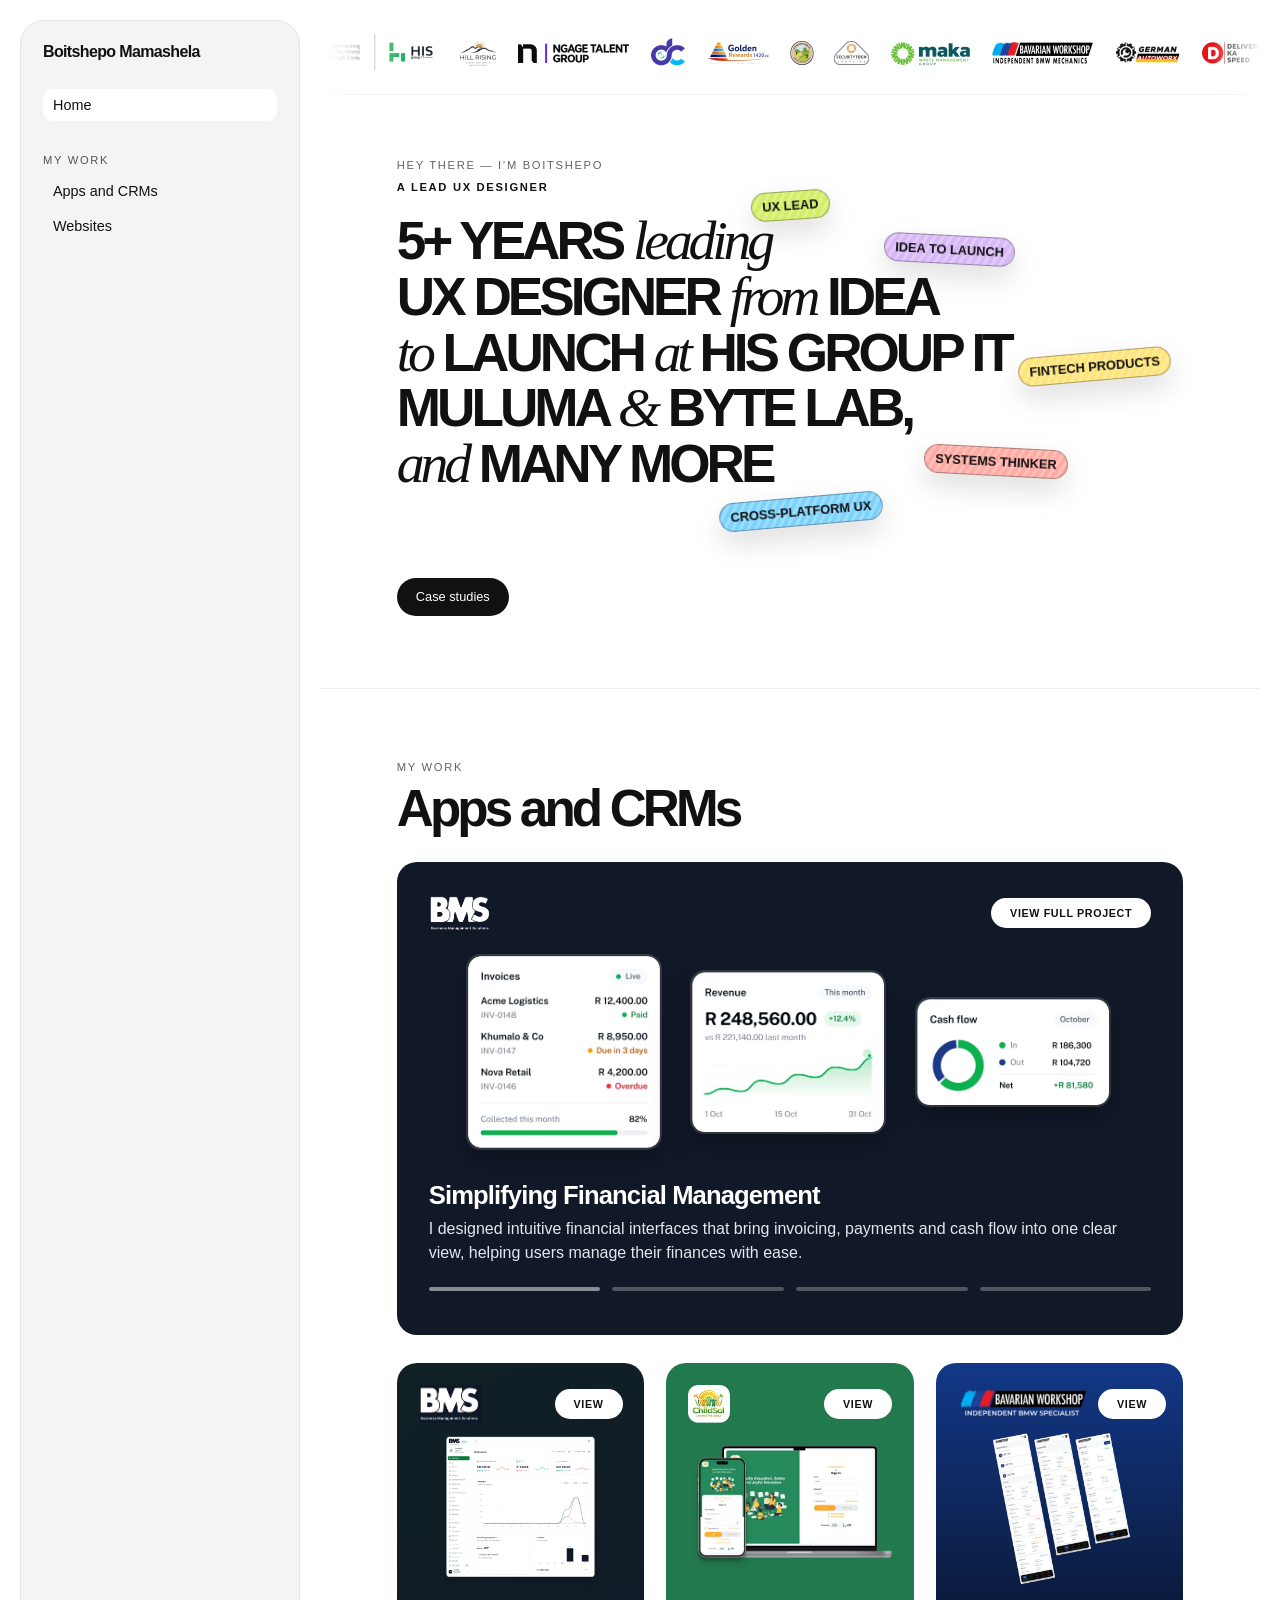
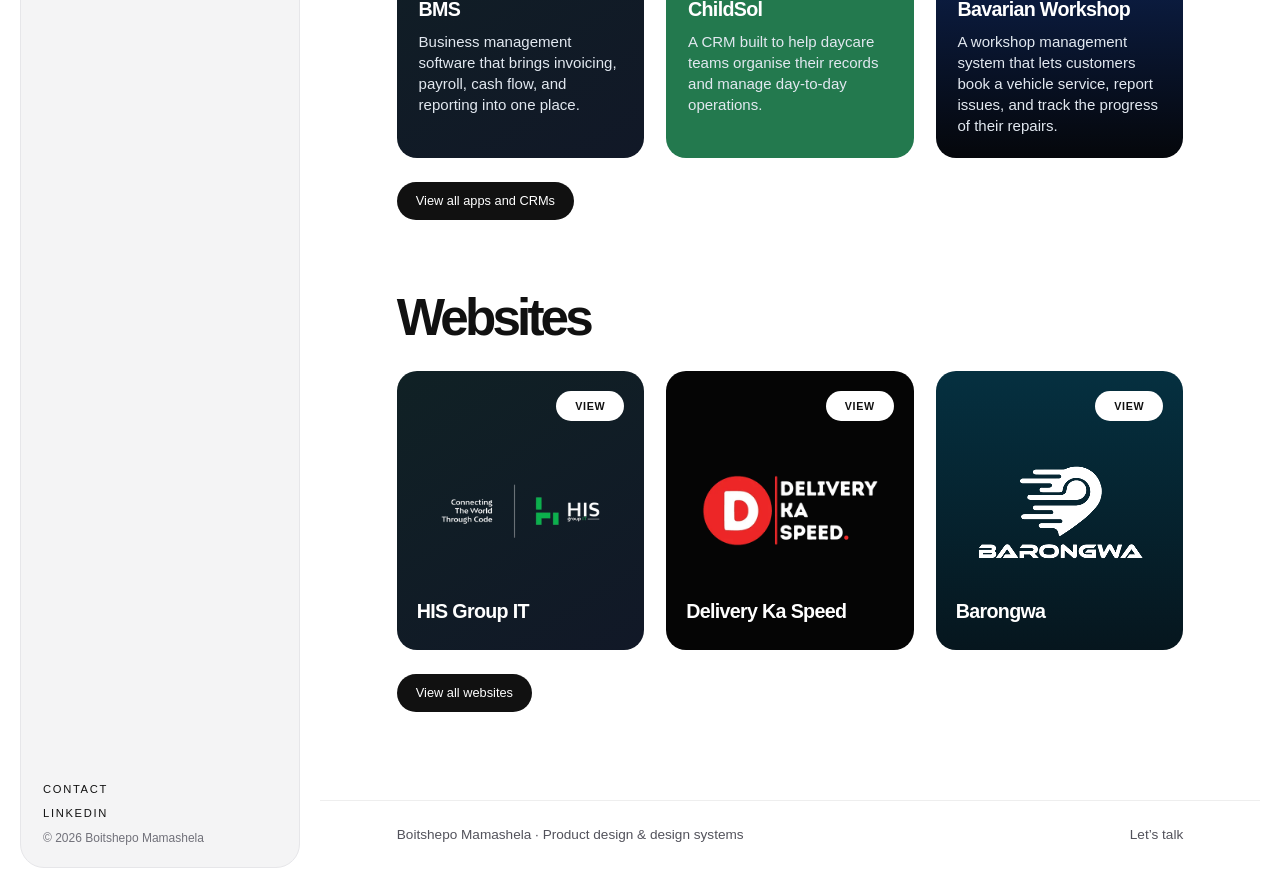
<file: index.html>
<!doctype html>
<html lang="en"><head><meta charset="utf-8"><meta name="viewport" content="width=device-width, initial-scale=1"><title>Boitshepo Mamashela — Lead UX Designer</title><meta name="description" content="Selected product design and design systems work by Boitshepo Mamashela."><link rel="stylesheet" href="style.css"><script src="site.js" defer></script></head>
<body id="top"><aside class="sidebar"><a class="name" href="./">Boitshepo Mamashela</a><nav aria-label="Portfolio"><a class="current" aria-current="page" href="./">Home</a><small>My work</small><a href="apps-and-crms.html">Apps and CRMs</a><a href="websites.html">Websites</a></nav><div class="side-footer"><a href="mailto:boitshepomamashela@gmail.com">Contact</a><a href="https://www.linkedin.com/in/boitshepo-mamashela-0b696b211/">LinkedIn</a><span>© 2026 Boitshepo Mamashela</span></div></aside>
<main><div class="brands" aria-label="Selected brands"><div class="brand-track"><img src="assets/brand-strip.webp" alt="Client and partner logos"><img src="assets/brand-strip.webp" alt=""></div></div>
<section class="hero inner"><p class="eyebrow">Hey there — I’m Boitshepo</p><p class="eyebrow role">A lead UX designer</p>
<div class="hero-art"><h1>5+ years <em>leading</em><br> UX designer <em>from</em> idea<br> <em>to</em> launch <em>at</em> HIS Group IT<br> Muluma <em>&amp;</em> Byte Lab,<br> <em>and</em> many more</h1><ul class="stickers" aria-label="Areas of expertise"><li>UX lead</li><li>Idea to launch</li><li>Fintech products</li><li>Systems thinker</li><li>Cross-platform UX</li></ul></div><a class="pill" href="#apps">Case studies</a></section>
<div class="work inner"><section id="apps"><p class="eyebrow">My work</p><h2>Apps and CRMs</h2>
<div class="feature" aria-label="Featured BMS work"><header><img src="assets/bms-logo.webp" alt="BMS"><a class="pill light" href="bms.html">View full project</a></header><div class="slide"><div class="feature-art" data-slide="1" role="img" aria-label="Invoicing, revenue and cash flow panels"><span></span><span></span><span></span></div><div aria-live="polite"><h3 id="feature-title">Simplifying Financial Management</h3><p id="feature-description">I designed intuitive financial interfaces that bring invoicing, payments and cash flow into one clear view, helping users manage their finances with ease.</p></div></div>
<div class="slide-navigation"><div class="slide-controls" aria-label="Featured project slides"><button type="button" aria-label="Financial management" aria-pressed="true"></button><button type="button" aria-label="Payroll and SARS" aria-pressed="false"></button><button type="button" aria-label="Reports and analytics" aria-pressed="false"></button><button type="button" aria-label="AI bill capture" aria-pressed="false"></button></div></div></div>
<div class="grid project-grid"><article class="card navy"><header><img src="assets/bms-logo.webp" alt="BMS"><a class="pill light" href="bms.html" aria-label="View BMS case study">View</a></header><img class="card-art" src="assets/dashboard-light.webp" alt="BMS business dashboard" loading="lazy"><h3>BMS</h3><p>Business management software that brings invoicing, payroll, cash flow, and reporting into one place.</p></article>
<article class="card green"><header><img src="assets/childsol-logo.webp" alt="ChildSol"><a class="pill light" href="childsol.html" aria-label="View ChildSol case study">View</a></header><img class="card-art" src="assets/childsol.webp" alt="ChildSol desktop and mobile mockups" loading="lazy"><h3>ChildSol</h3><p>A CRM built to help daycare teams organise their records and manage day-to-day operations.</p></article>
<article class="card blue"><header><img src="assets/bavarian-logo.webp" alt="Bavarian Workshop"><a class="pill light" href="bavarian-workshop.html" aria-label="View Bavarian Workshop case study">View</a></header><img class="card-art" src="assets/bavarian.webp" alt="Bavarian Workshop mobile screens" loading="lazy"><h3>Bavarian Workshop</h3><p>A workshop management system that lets customers book a vehicle service, report issues, and track the progress of their repairs.</p></article></div><a class="pill browse-websites" href="apps-and-crms.html">View all apps and CRMs</a></section>
<section id="websites"><h2>Websites</h2><div class="grid websites">
<article class="card navy"><header><a class="pill light" href="https://www.hisgroup-it.co.za/" aria-label="View HIS Group IT">View</a></header><img class="card-art" src="assets/his.webp" alt="HIS Group IT" loading="lazy"><h3>HIS Group IT</h3></article>
<article class="card black"><header><a class="pill light" href="https://www.deliverykaspeed.com/" aria-label="View Delivery Ka Speed">View</a></header><img class="card-art" src="assets/dks.webp" alt="Delivery Ka Speed" loading="lazy"><h3>Delivery Ka Speed</h3></article>
<article class="card teal"><header><a class="pill light" href="https://www.barongwa.co.za/" aria-label="View Barongwa">View</a></header><img class="card-art logo-cutout" src="assets/barongwa.webp" alt="Barongwa" loading="lazy"><h3>Barongwa</h3></article>
</div><a class="pill browse-websites" href="websites.html">View all websites</a></section></div>
<footer class="footer inner"><span>Boitshepo Mamashela · Product design &amp; design systems</span><a href="mailto:boitshepomamashela@gmail.com">Let’s talk</a></footer></main>

</body></html>
</file>
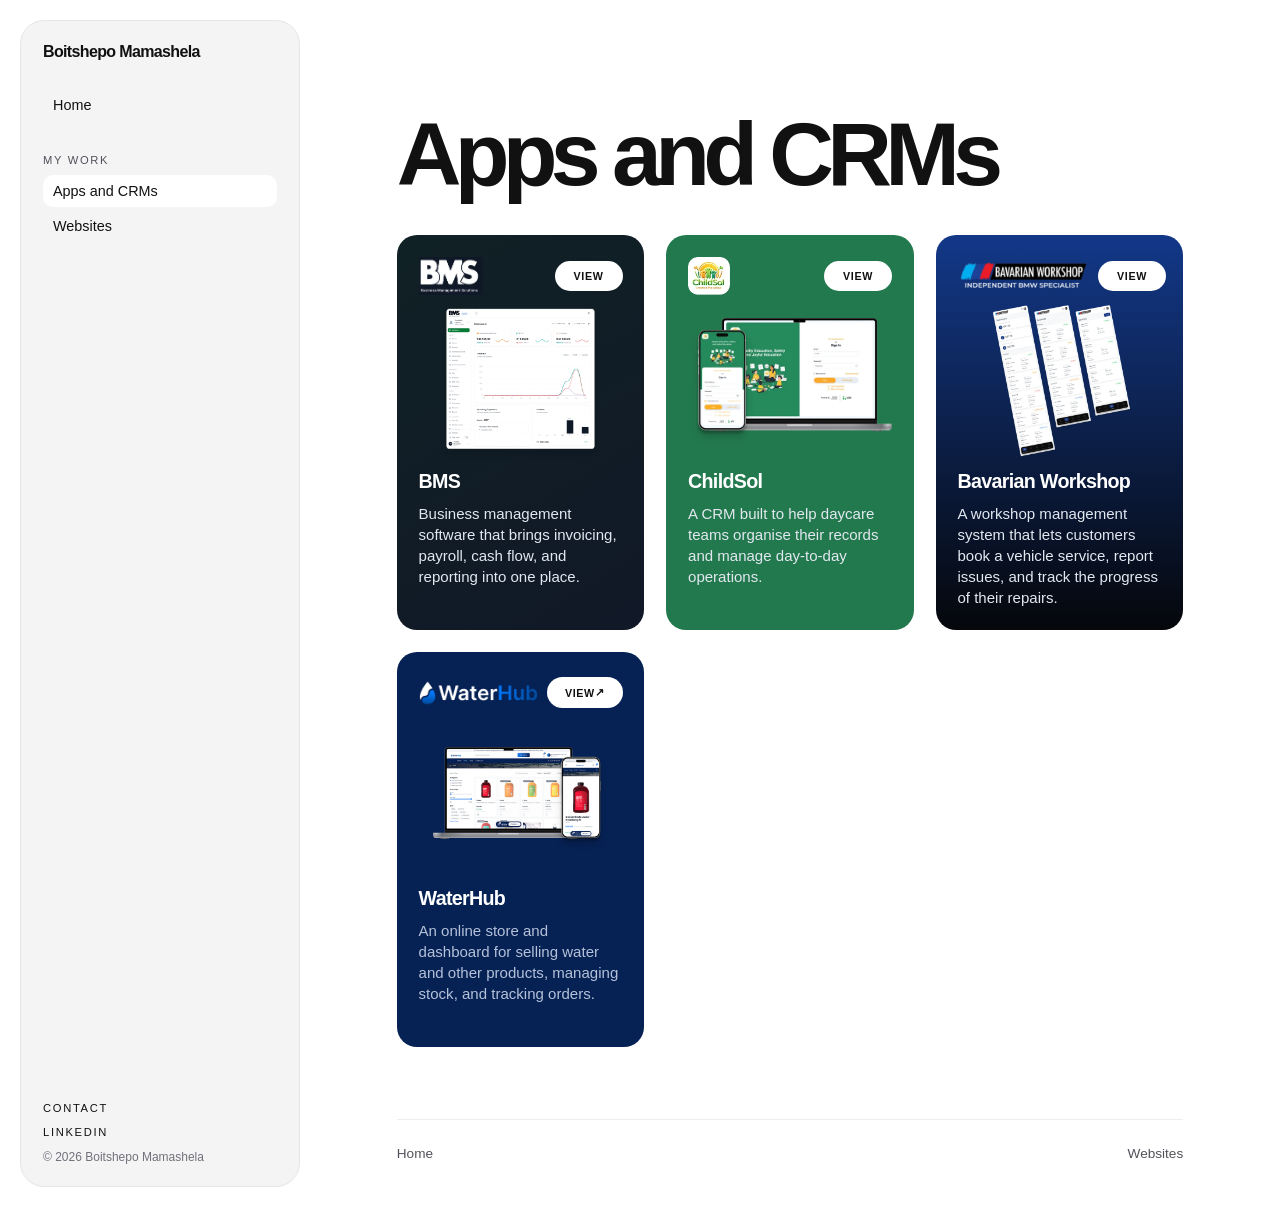
<file: apps-and-crms.html>
<!doctype html>
<html lang="en">
<head>
  <meta charset="utf-8">
  <meta name="viewport" content="width=device-width, initial-scale=1">
  <title>Apps and CRMs — Boitshepo Mamashela</title>
  <meta name="description" content="Explore app and CRM projects by Boitshepo Mamashela.">
  <link rel="stylesheet" href="style.css">
</head>
<body id="top">
<aside class="sidebar"><a class="name" href="./">Boitshepo Mamashela</a><nav aria-label="Portfolio"><a href="./">Home</a><small>My work</small><a href="apps-and-crms.html" class="current" aria-current="page">Apps and CRMs</a><a href="websites.html">Websites</a></nav><div class="side-footer"><a href="mailto:boitshepomamashela@gmail.com">Contact</a><a href="https://www.linkedin.com/in/boitshepo-mamashela-0b696b211/">LinkedIn</a><span>© 2026 Boitshepo Mamashela</span></div></aside>
<main class="websites-page inner">
  <header class="websites-heading"><h1>Apps and CRMs</h1></header>
  <div class="grid project-grid"><article class="card navy"><header><img src="assets/bms-logo.webp" alt="BMS"><a class="pill light" href="bms.html" aria-label="View BMS case study">View</a></header><img class="card-art" src="assets/dashboard-light.webp" alt="BMS business dashboard" loading="lazy"><h3>BMS</h3><p>Business management software that brings invoicing, payroll, cash flow, and reporting into one place.</p></article>
<article class="card green"><header><img src="assets/childsol-logo.webp" alt="ChildSol"><a class="pill light" href="childsol.html" aria-label="View ChildSol case study">View</a></header><img class="card-art" src="assets/childsol.webp" alt="ChildSol desktop and mobile mockups" loading="lazy"><h3>ChildSol</h3><p>A CRM built to help daycare teams organise their records and manage day-to-day operations.</p></article>
<article class="card blue"><header><img src="assets/bavarian-logo.webp" alt="Bavarian Workshop"><a class="pill light" href="bavarian-workshop.html" aria-label="View Bavarian Workshop case study">View</a></header><img class="card-art" src="assets/bavarian.webp" alt="Bavarian Workshop mobile screens" loading="lazy"><h3>Bavarian Workshop</h3><p>A workshop management system that lets customers book a vehicle service, report issues, and track the progress of their repairs.</p></article><article class="card waterhub-card">
  <header>
    <span class="waterhub-wordmark" aria-hidden="true"></span>
    <a class="pill light" href="waterhub.html" aria-label="View WaterHub case study">View<span aria-hidden="true">↗</span></a>
  </header>
  <img class="waterhub-card-art" src="assets/waterhub/card-mockup.png" width="554" height="332" alt="WaterHub storefront on a laptop and phone" loading="lazy">
  <h3>WaterHub</h3>
  <p>An online store and dashboard for selling water and other products, managing stock, and tracking orders.</p>
</article></div>
  <footer class="footer"><a href="./">Home</a><a href="websites.html">Websites</a></footer>
</main>
</body>
</html>
</file>
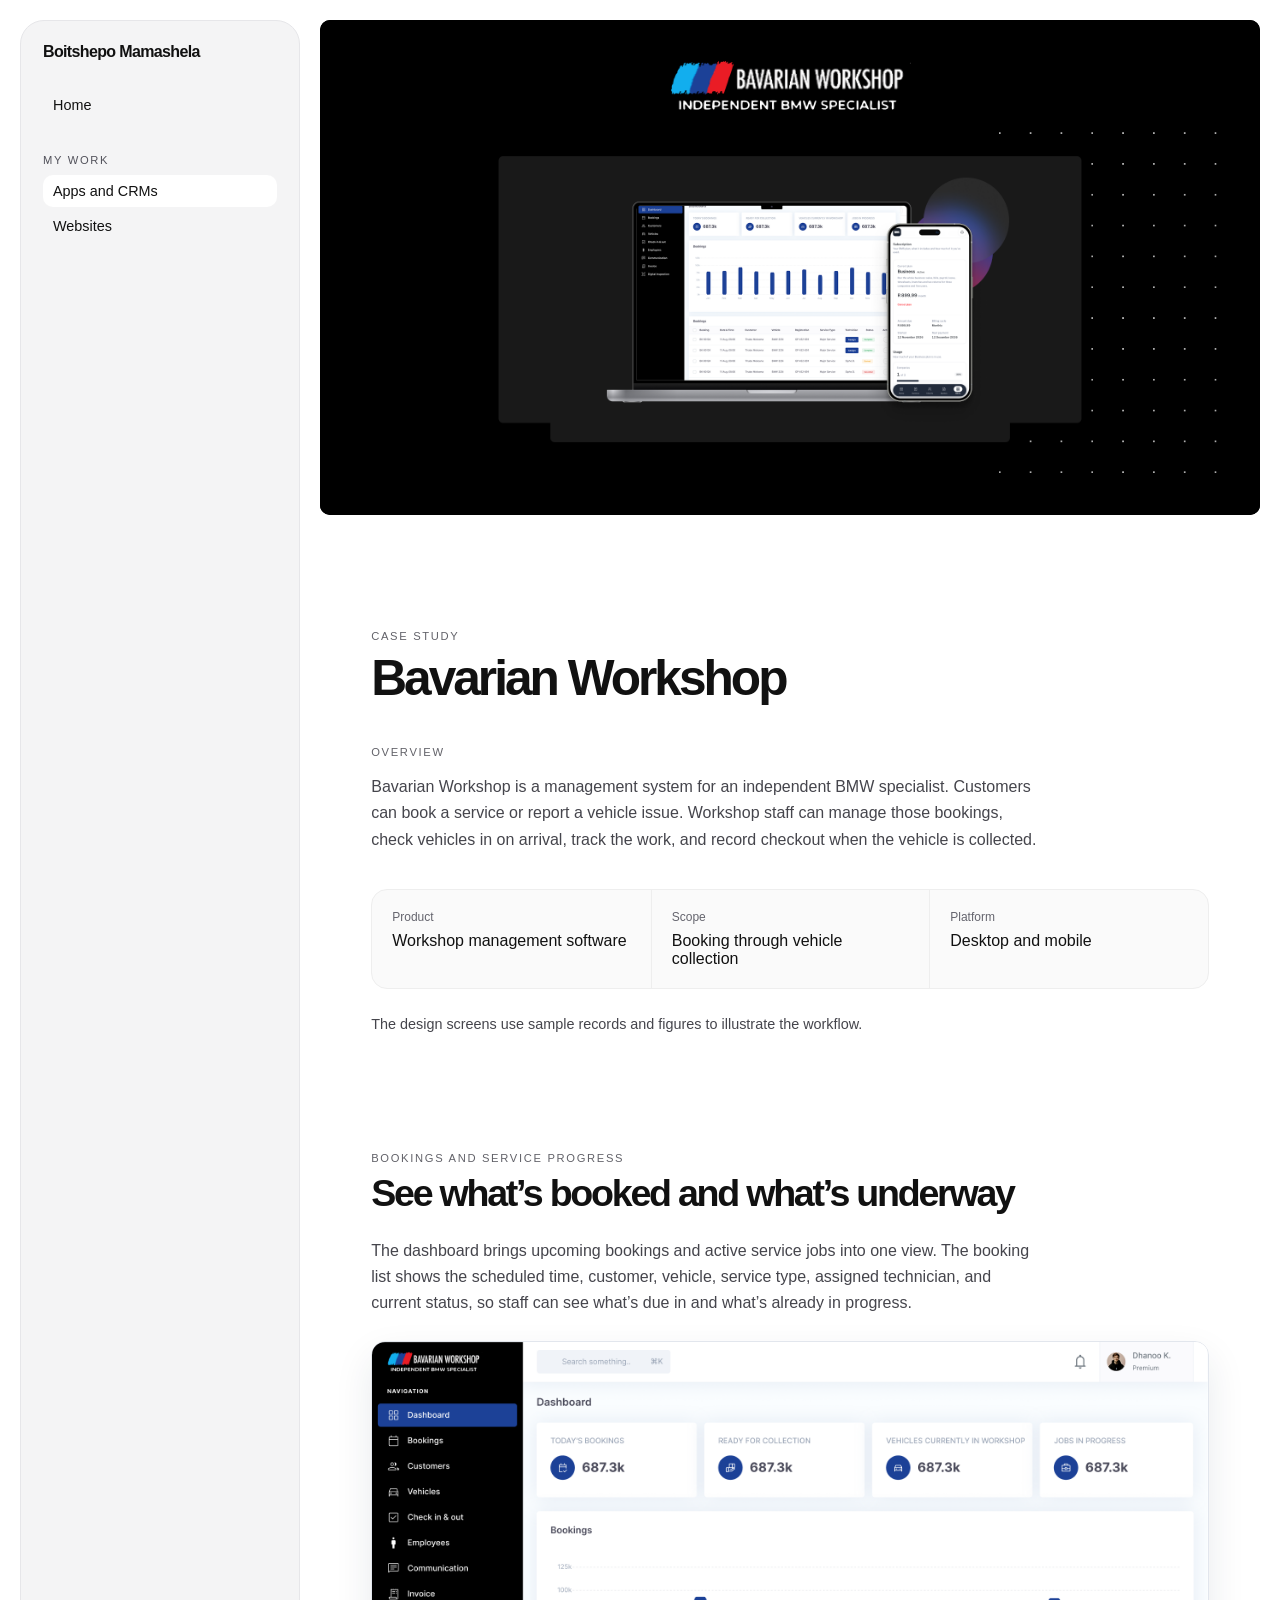
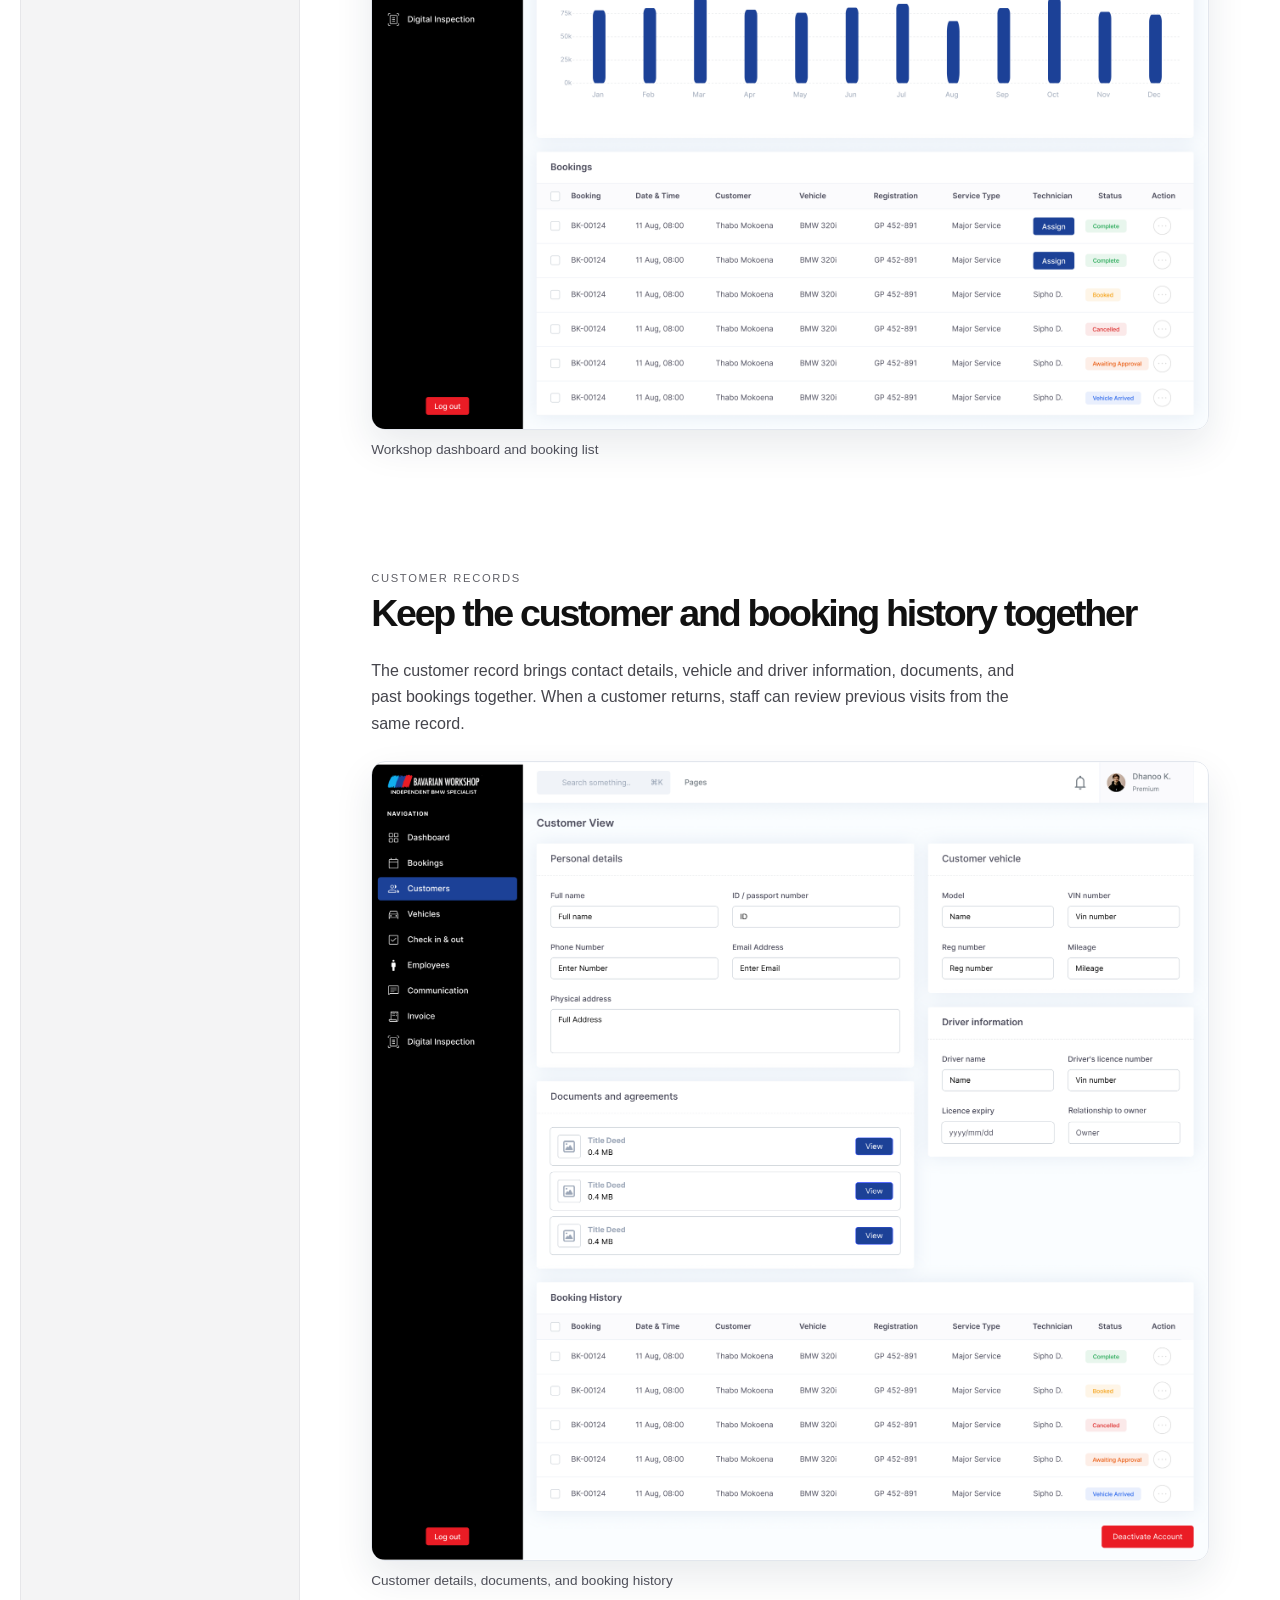
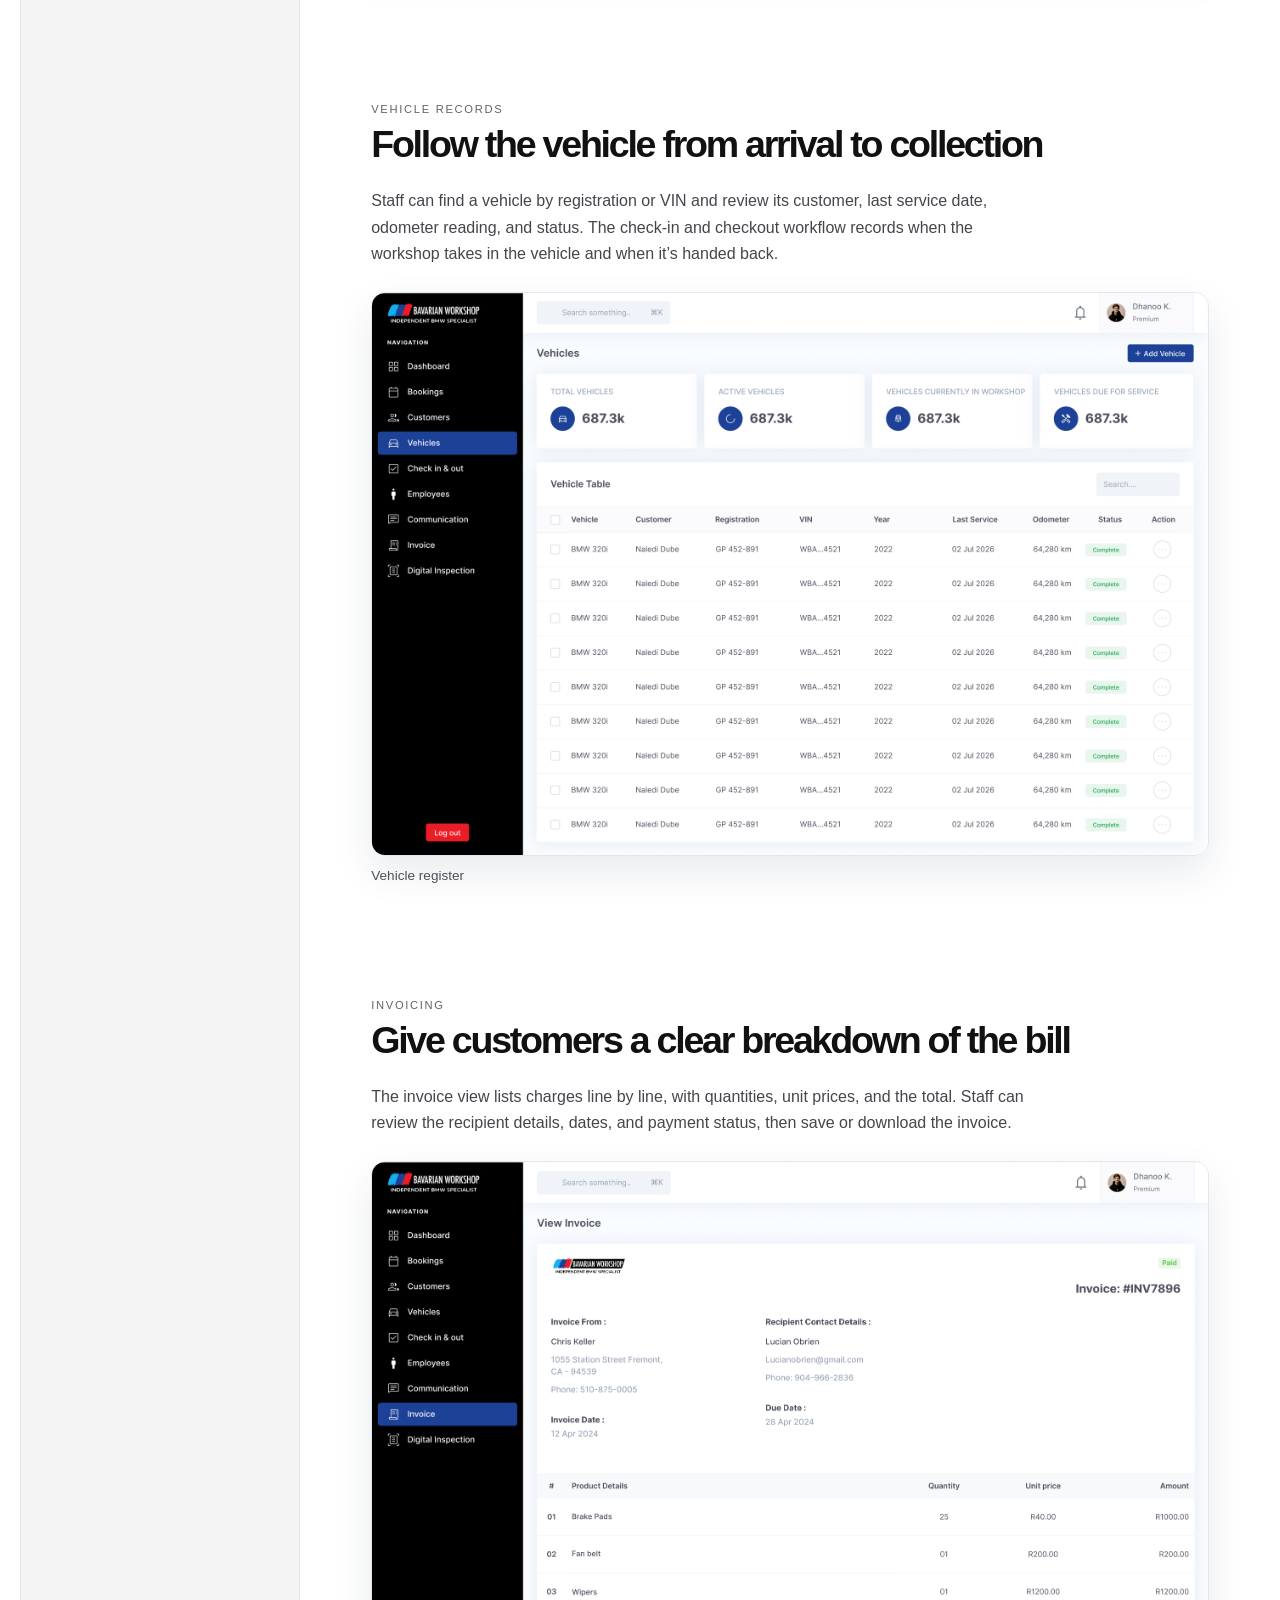
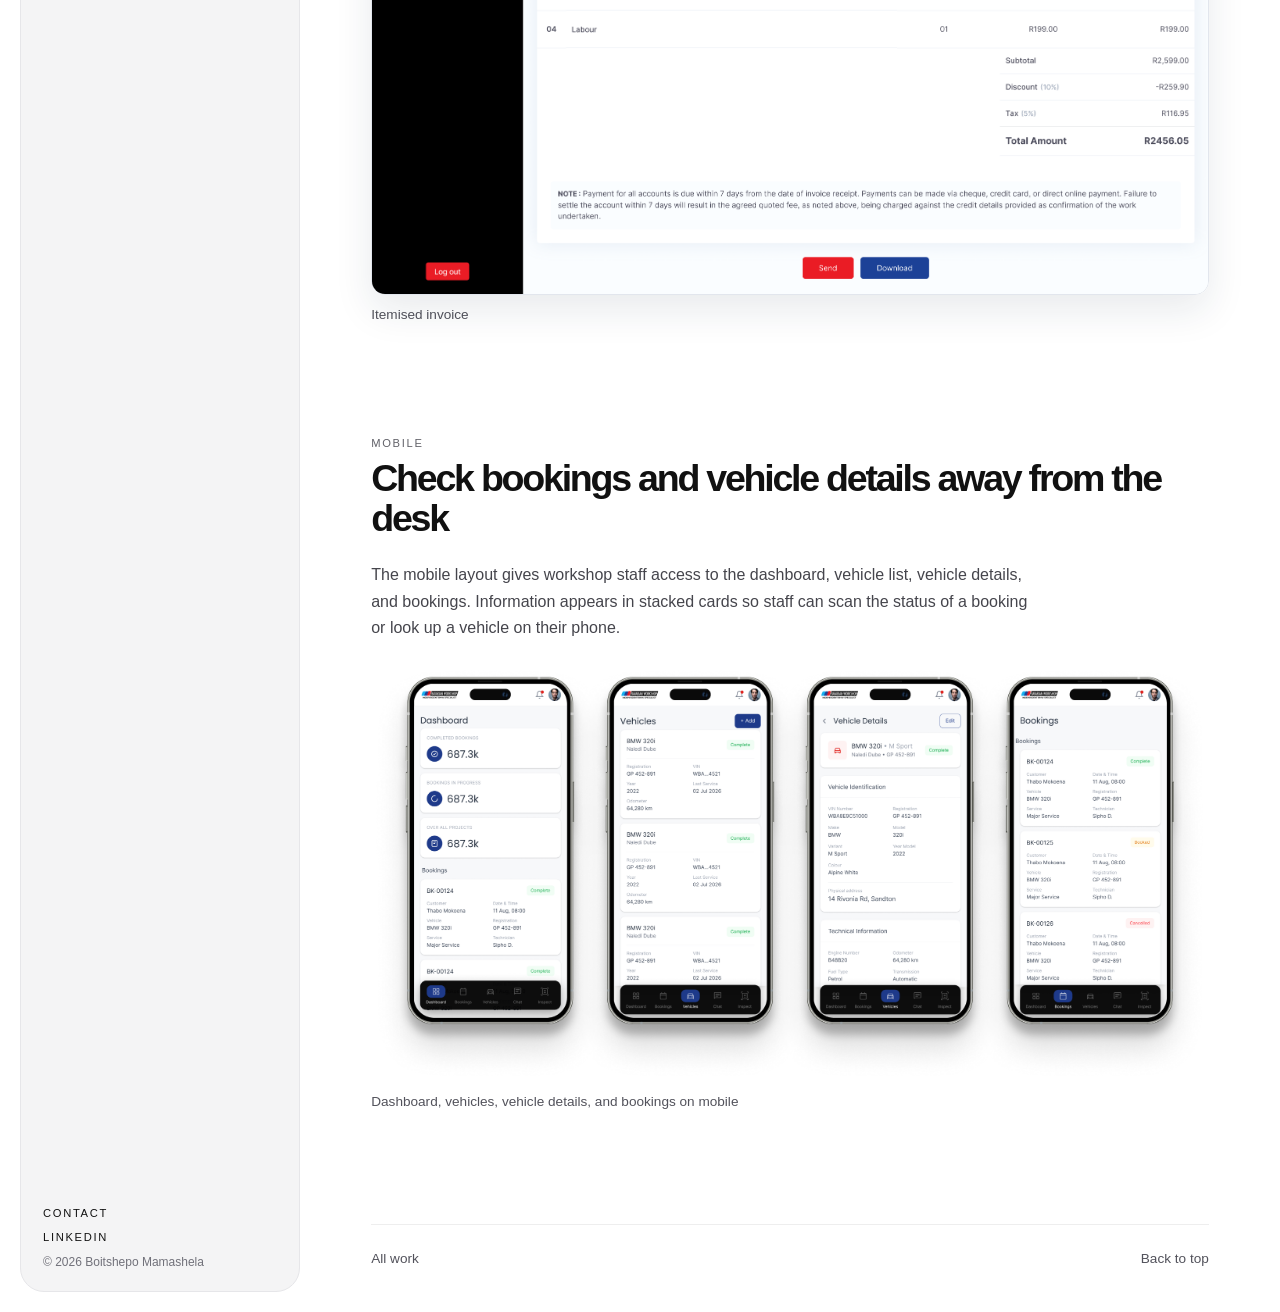
<file: bavarian-workshop.html>
<!doctype html>
<html lang="en">
<head>
  <meta charset="utf-8">
  <meta name="viewport" content="width=device-width, initial-scale=1">
  <title>Bavarian Workshop case study — Boitshepo Mamashela</title>
  <meta name="description" content="A workshop management system for service bookings, vehicle records, check-in and checkout, and invoicing.">
  <link rel="stylesheet" href="style.css">
</head>
<body id="top">
  <aside class="sidebar">
    <a class="name" href="./">Boitshepo Mamashela</a>
    <nav aria-label="Portfolio">
      <a href="./">Home</a>
      <small>My work</small>
      <a class="current" href="apps-and-crms.html">Apps and CRMs</a>
      <a href="websites.html">Websites</a>
    </nav>
    <div class="side-footer"><a href="mailto:boitshepomamashela@gmail.com">Contact</a><a href="https://www.linkedin.com/in/boitshepo-mamashela-0b696b211/">LinkedIn</a><span>© 2026 Boitshepo Mamashela</span></div>
  </aside>
  <main class="case">
    <div class="workshop-banner"><img src="assets/bavarian-workshop/thumbnail.png" width="2196" height="1156" alt="Bavarian Workshop branding above a laptop and phone mockup"></div>
    <div class="case-inner">
      <header class="case-intro">
        <p class="eyebrow">Case study</p>
        <h1>Bavarian Workshop</h1>
        <p class="eyebrow">Overview</p>
        <p>Bavarian Workshop is a management system for an independent BMW specialist. Customers can book a service or report a vehicle issue. Workshop staff can manage those bookings, check vehicles in on arrival, track the work, and record checkout when the vehicle is collected.</p>
        <dl class="stats">
          <div><dt>Product</dt><dd>Workshop management software</dd></div>
          <div><dt>Scope</dt><dd>Booking through vehicle collection</dd></div>
          <div><dt>Platform</dt><dd>Desktop and mobile</dd></div>
        </dl>
        <p class="prototype-note">The design screens use sample records and figures to illustrate the workflow.</p>
      </header>

      <section class="case-section">
        <p class="eyebrow">Bookings and service progress</p>
        <h2>See what’s booked and what’s underway</h2>
        <p>The dashboard brings upcoming bookings and active service jobs into one view. The booking list shows the scheduled time, customer, vehicle, service type, assigned technician, and current status, so staff can see what’s due in and what’s already in progress.</p>
        <figure class="case-figure">
          <a class="workshop-screen" style="--frame-ratio:1968/1620;--image-width:102.4390%;--image-top:-2.9630%" href="assets/bavarian-workshop/dashboard.png" aria-label="Open the full-size workshop dashboard"><img src="assets/bavarian-workshop/dashboard.png" width="2016" height="1684" loading="lazy" alt="Dashboard with booking totals, a booking activity chart, and a table of service jobs and their statuses"></a>
          <figcaption>Workshop dashboard and booking list</figcaption>
        </figure>
      </section>

      <section class="case-section">
        <p class="eyebrow">Customer records</p>
        <h2>Keep the customer and booking history together</h2>
        <p>The customer record brings contact details, vehicle and driver information, documents, and past bookings together. When a customer returns, staff can review previous visits from the same record.</p>
        <figure class="case-figure">
          <a class="workshop-screen" style="--frame-ratio:1968/1879;--image-width:102.4390%;--image-top:-2.5546%" href="assets/bavarian-workshop/customers.png" aria-label="Open the full-size customer record"><img src="assets/bavarian-workshop/customers.png" width="2016" height="1933" loading="lazy" alt="Customer record with vehicle details, driver information, documents, and booking history"></a>
          <figcaption>Customer details, documents, and booking history</figcaption>
        </figure>
      </section>

      <section class="case-section">
        <p class="eyebrow">Vehicle records</p>
        <h2>Follow the vehicle from arrival to collection</h2>
        <p>Staff can find a vehicle by registration or VIN and review its customer, last service date, odometer reading, and status. The check-in and checkout workflow records when the workshop takes in the vehicle and when it’s handed back.</p>
        <figure class="case-figure">
          <a class="workshop-screen" style="--frame-ratio:1968/1327;--image-width:102.4390%;--image-top:-3.6172%" href="assets/bavarian-workshop/vehicles.png" aria-label="Open the full-size vehicle register"><img src="assets/bavarian-workshop/vehicles.png" width="2016" height="1392" loading="lazy" alt="Vehicle register listing registrations, VINs, last service dates, odometer readings, and statuses"></a>
          <figcaption>Vehicle register</figcaption>
        </figure>
      </section>

      <section class="case-section">
        <p class="eyebrow">Invoicing</p>
        <h2>Give customers a clear breakdown of the bill</h2>
        <p>The invoice view lists charges line by line, with quantities, unit prices, and the total. Staff can review the recipient details, dates, and payment status, then save or download the invoice.</p>
        <figure class="case-figure">
          <a class="workshop-screen" style="--frame-ratio:1968/1725;--image-width:102.4898%;--image-top:-2.7826%" href="assets/bavarian-workshop/invoice.png" aria-label="Open the full-size invoice"><img src="assets/bavarian-workshop/invoice.png" width="2017" height="1774" loading="lazy" alt="Invoice showing recipient details, line items, totals, payment status, and save and download actions"></a>
          <figcaption>Itemised invoice</figcaption>
        </figure>
      </section>

      <section class="case-section">
        <p class="eyebrow">Mobile</p>
        <h2>Check bookings and vehicle details away from the desk</h2>
        <p>The mobile layout gives workshop staff access to the dashboard, vehicle list, vehicle details, and bookings. Information appears in stacked cards so staff can scan the status of a booking or look up a vehicle on their phone.</p>
        <figure class="case-figure workshop-mobile">
          <a href="assets/bavarian-workshop/mobile.png" aria-label="Open the full-size mobile screens"><img src="assets/bavarian-workshop/mobile.png" width="2144" height="1067" loading="lazy" alt="Four phone screens showing the dashboard, vehicle list, vehicle details, and bookings"></a>
          <figcaption>Dashboard, vehicles, vehicle details, and bookings on mobile</figcaption>
        </figure>
      </section>

      <footer class="footer"><a href="apps-and-crms.html">All work</a><a href="#top">Back to top</a></footer>
    </div>
  </main>
</body>
</html>
</file>
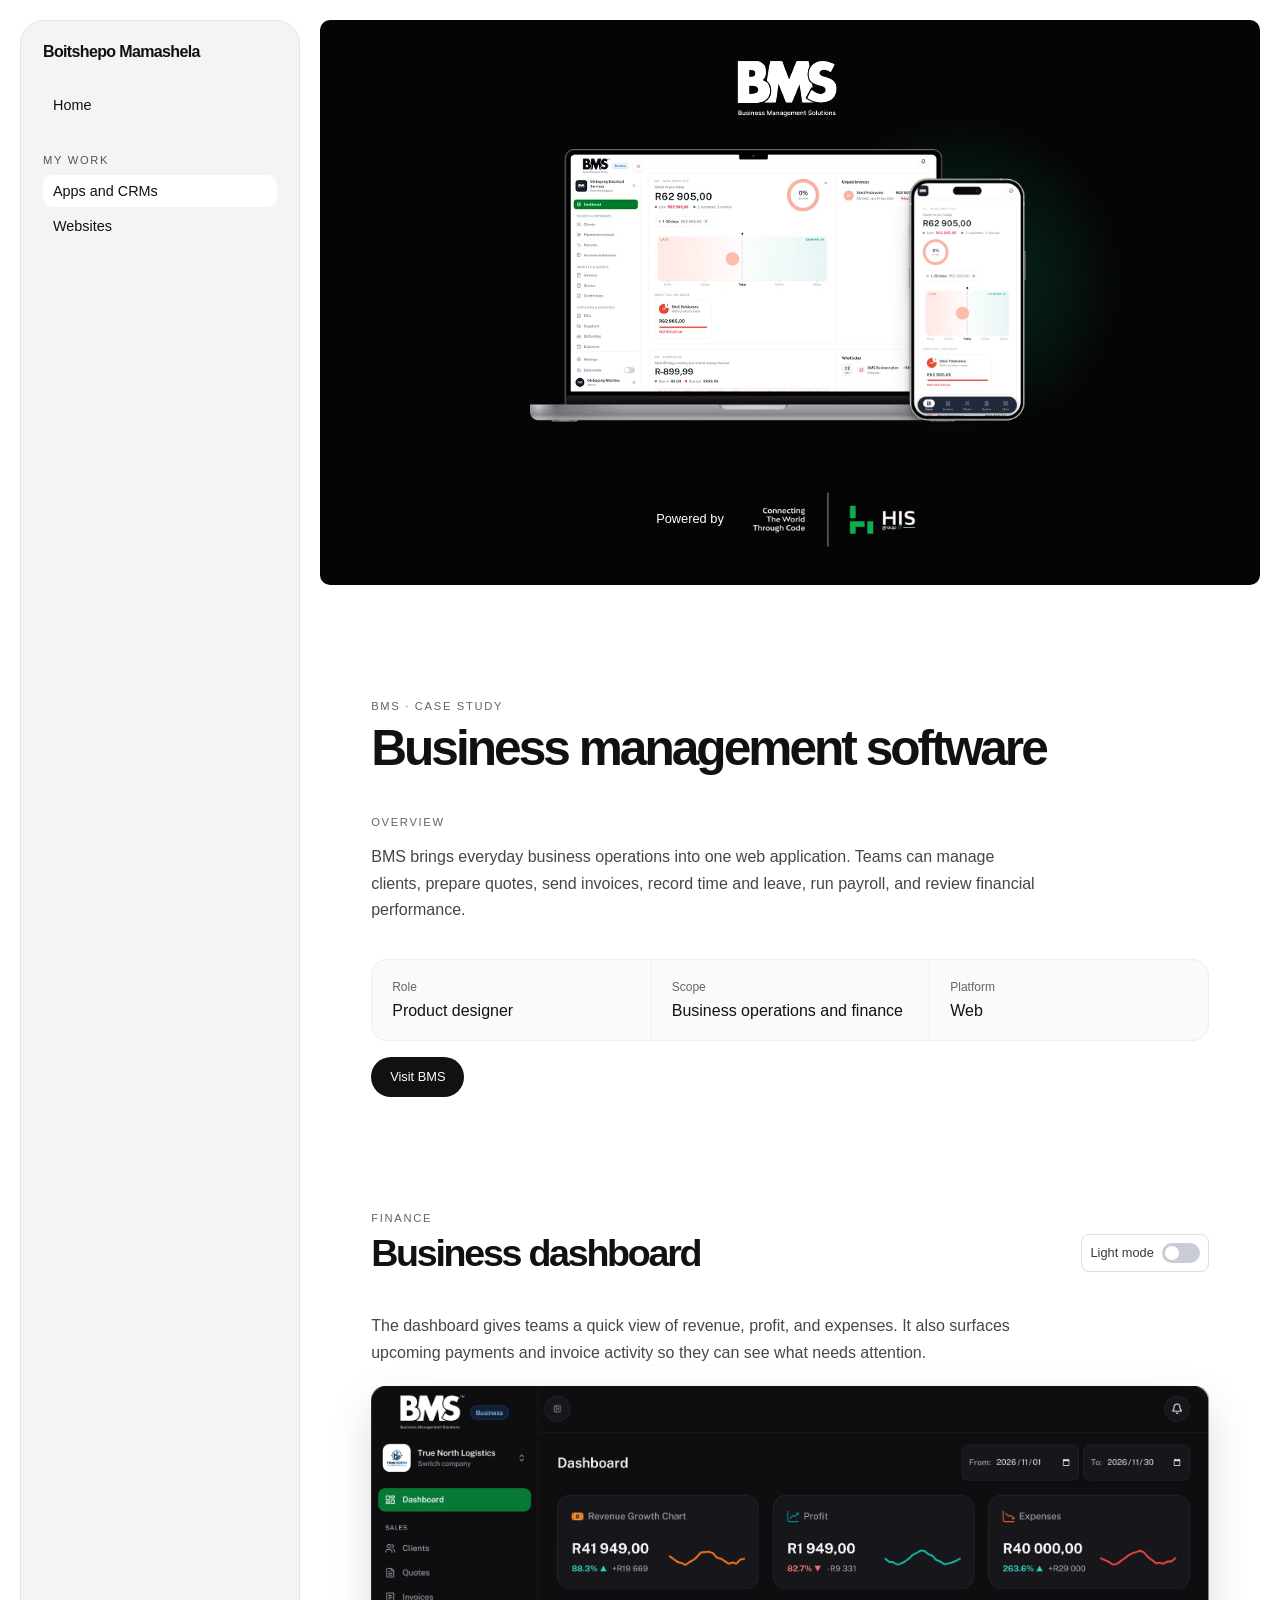
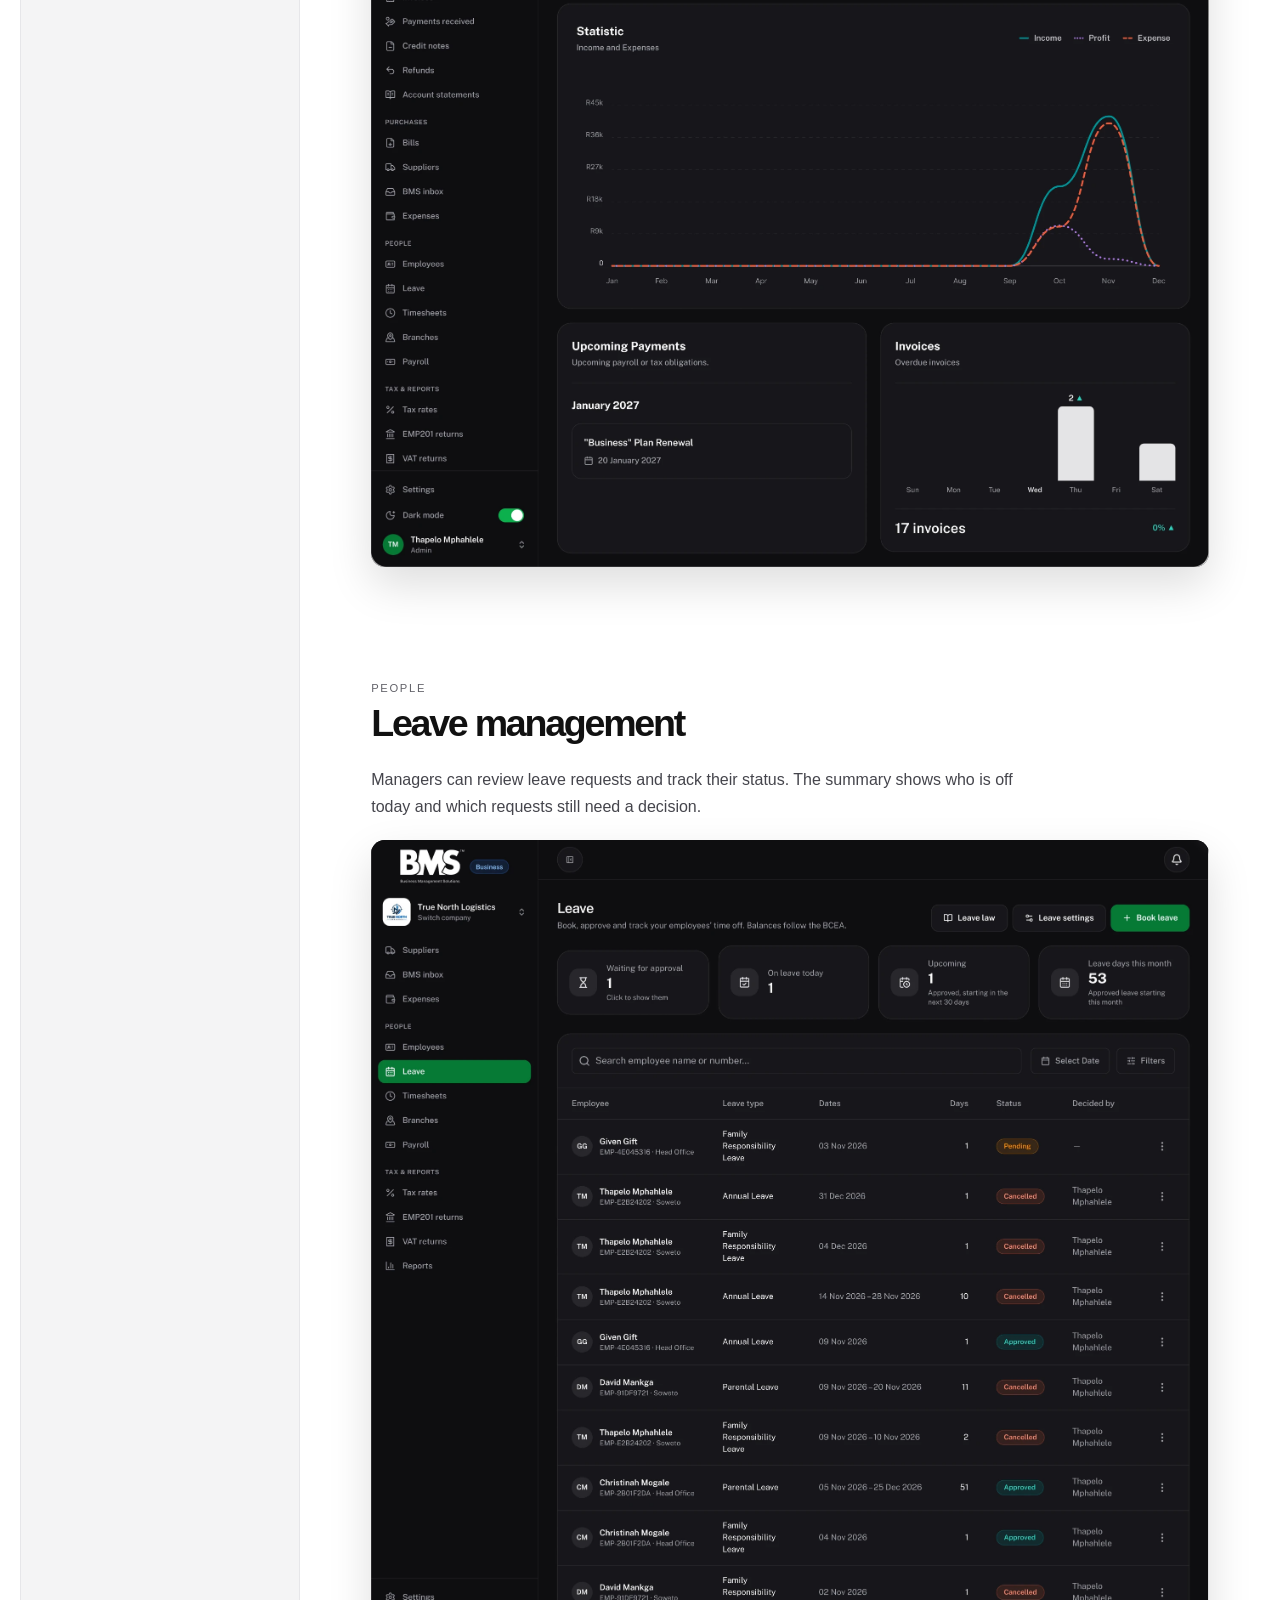
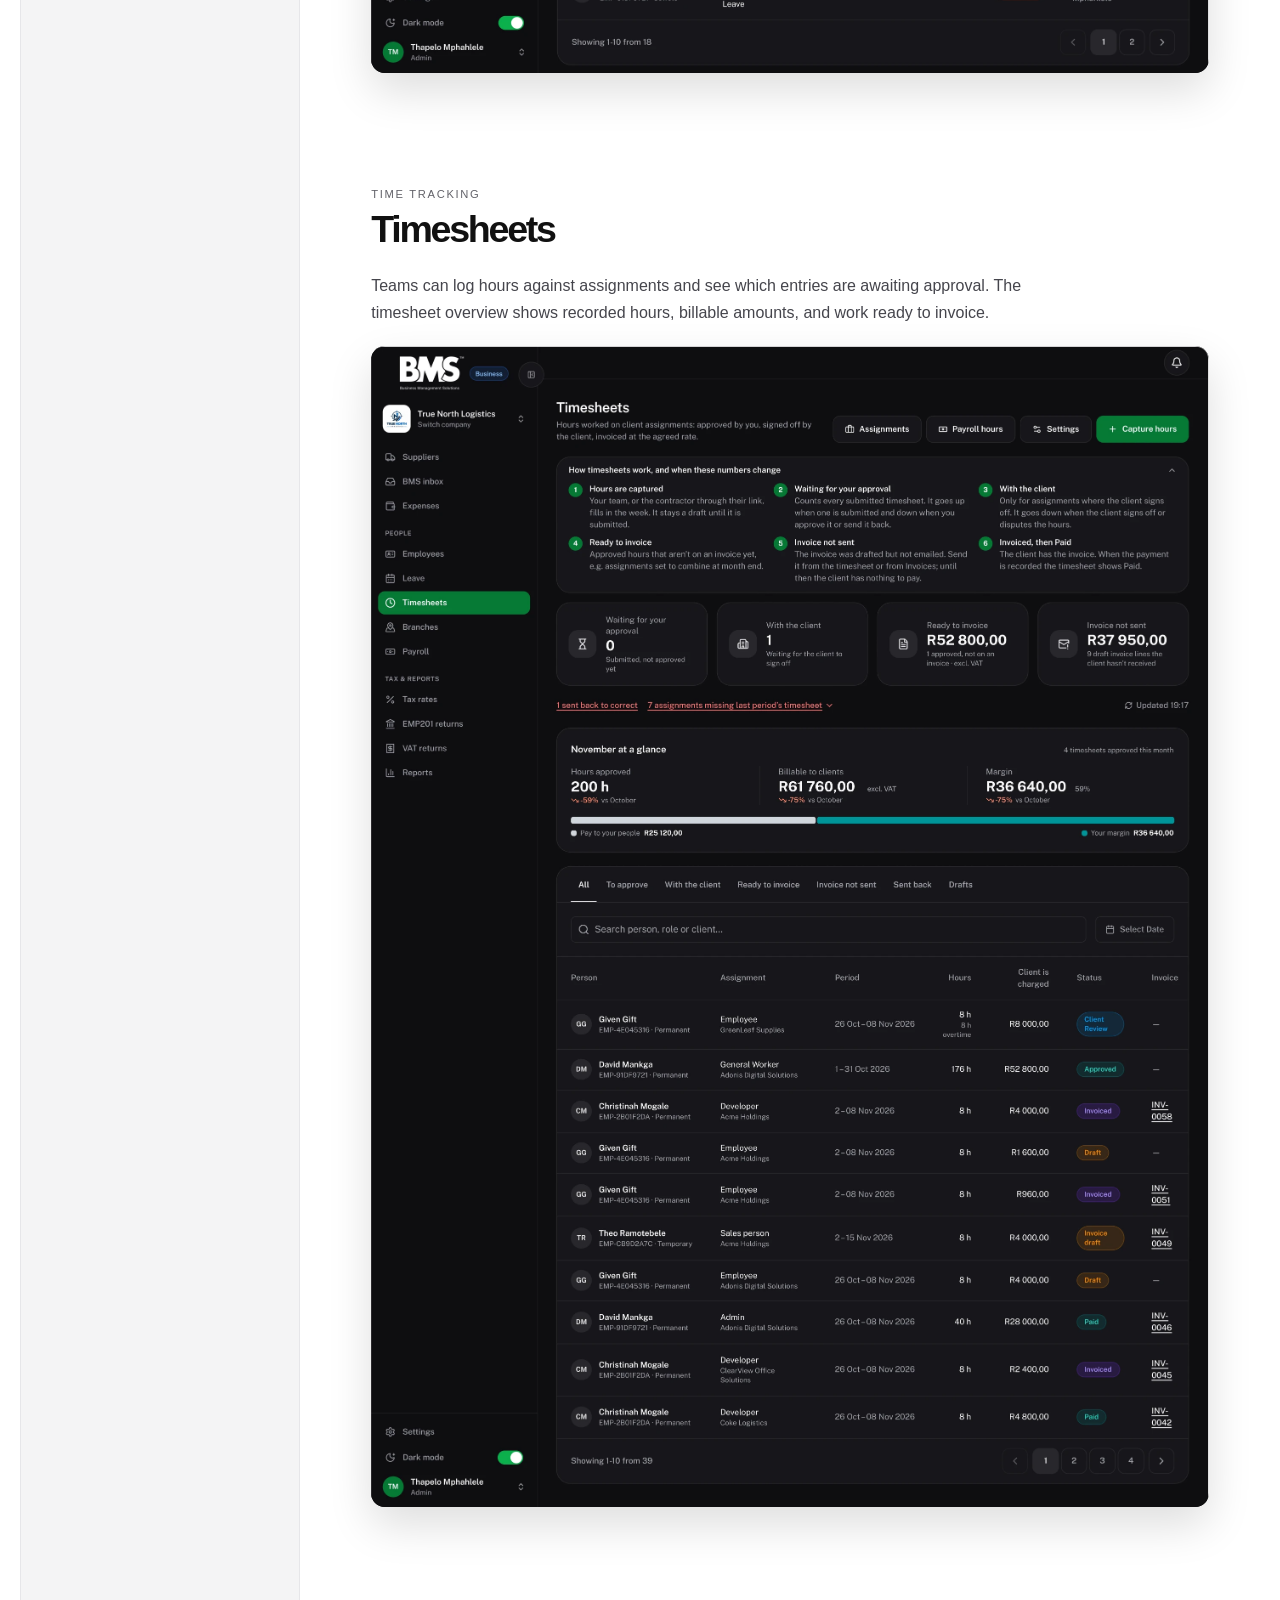
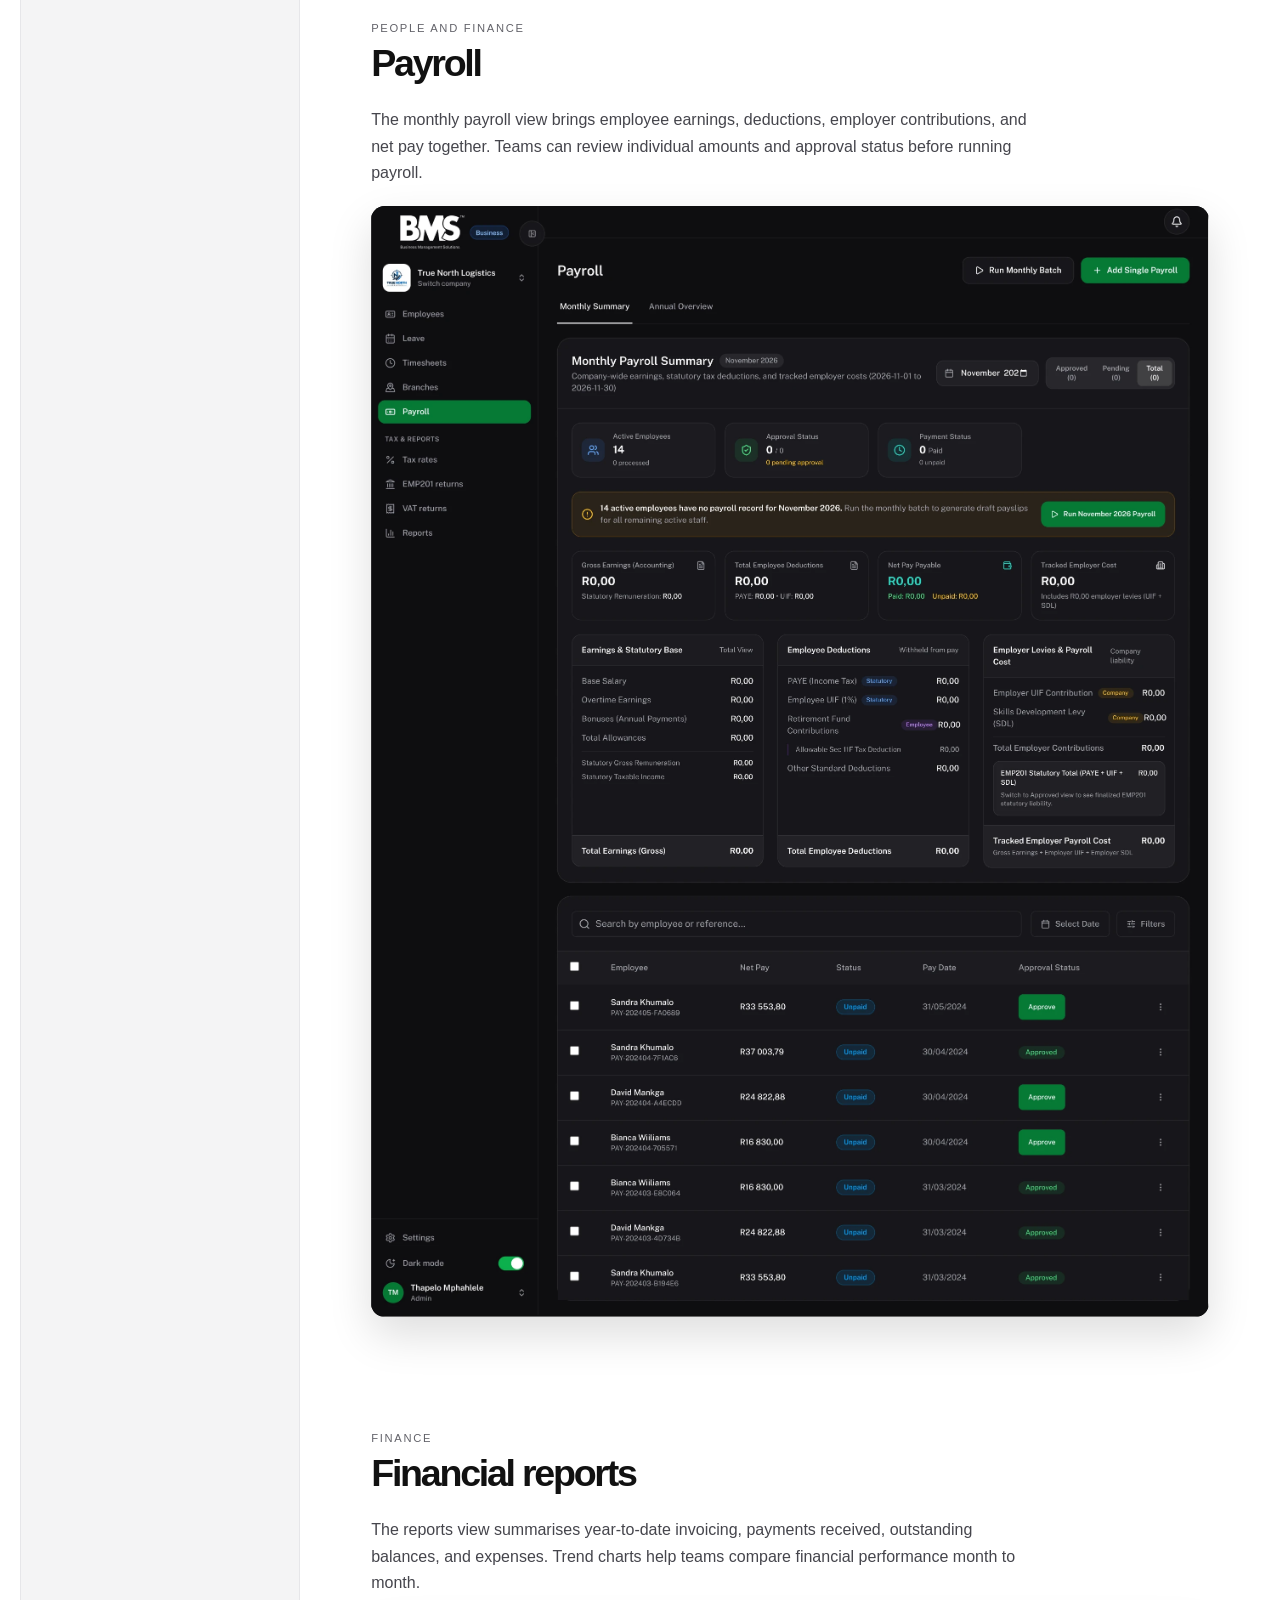
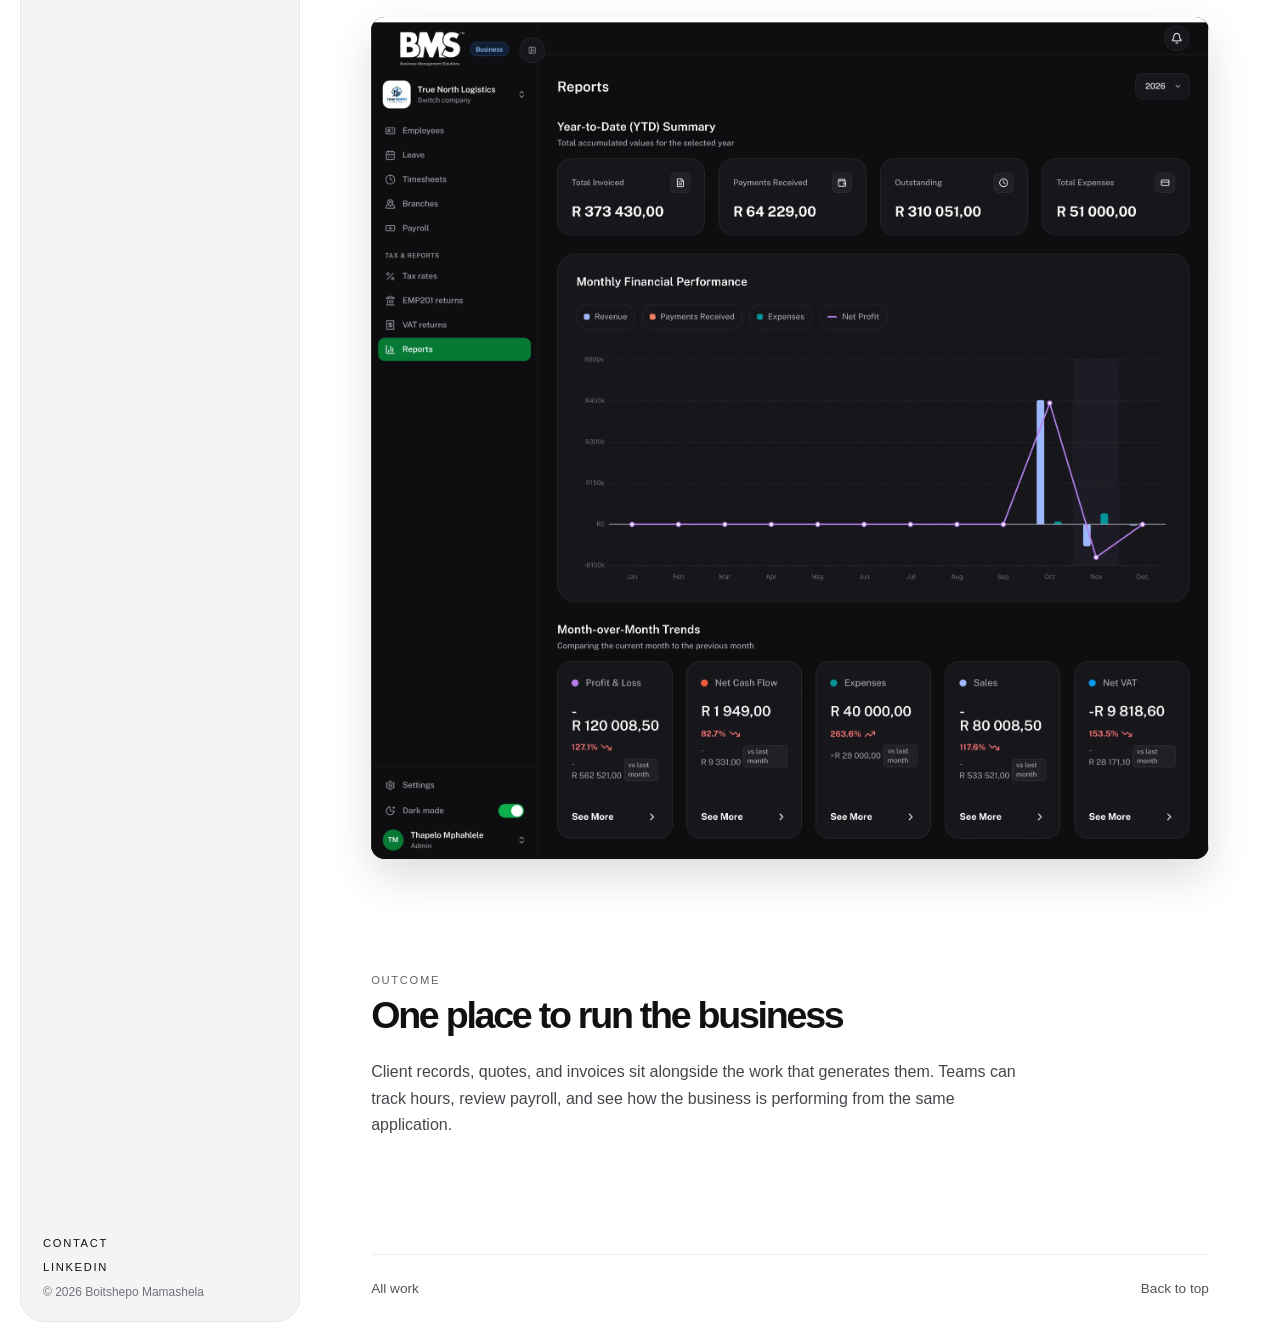
<file: bms.html>
<!doctype html>
<html lang="en"><head><meta charset="utf-8"><meta name="viewport" content="width=device-width, initial-scale=1"><title>BMS case study — Boitshepo Mamashela</title><link rel="stylesheet" href="style.css"><script src="site.js" defer></script></head>
<body id="top"><aside class="sidebar"><a class="name" href="./">Boitshepo Mamashela</a><nav aria-label="Portfolio"><a href="./">Home</a><small>My work</small><a class="current" href="apps-and-crms.html">Apps and CRMs</a><a href="websites.html">Websites</a></nav><div class="side-footer"><a href="mailto:boitshepomamashela@gmail.com">Contact</a><a href="https://www.linkedin.com/in/boitshepo-mamashela-0b696b211/">LinkedIn</a><span>© 2026 Boitshepo Mamashela</span></div></aside>
<main class="case"><div class="case-banner"><img class="case-logo" src="assets/bms-logo.webp" alt="BMS"><img class="device" src="assets/bms-devices.webp" alt="BMS dashboard shown on a laptop and phone"><div class="powered"><span>Powered by</span><img src="assets/his.webp" alt="HIS Group IT"></div></div>
<div class="case-inner">
<header class="case-intro">
  <p class="eyebrow">BMS · Case study</p>
  <h1>Business management software</h1>
  <p class="eyebrow">Overview</p>
  <p>BMS brings everyday business operations into one web application. Teams can manage clients, prepare quotes, send invoices, record time and leave, run payroll, and review financial performance.</p>
  <dl class="stats"><div><dt>Role</dt><dd>Product designer</dd></div><div><dt>Scope</dt><dd>Business operations and finance</dd></div><div><dt>Platform</dt><dd>Web</dd></div></dl>
  <p><a class="pill" href="https://bms-qa.vercel.app/">Visit BMS</a></p>
</header>
<section class="case-section">
  <p class="eyebrow">Finance</p>
  <div class="case-heading"><h2>Business dashboard</h2><button type="button" class="mode" role="switch" aria-checked="false" aria-label="Light mode for all screenshots">Light mode <span></span></button></div>
  <p>The dashboard gives teams a quick view of revenue, profit, and expenses. It also surfaces upcoming payments and invoice activity so they can see what needs attention.</p>
  <div class="screen" style="--screen-ratio:1971/1837" role="img" aria-label="BMS dashboard showing revenue, profit, expenses, payments and invoices">
    <img class="screen-dark" src="assets/dashboard-dark.webp" alt="">
    <img class="screen-light dashboard-light" src="assets/dashboard-light.webp" alt="">
  </div>
</section>
<section class="case-section">
  <p class="eyebrow">People</p>
  <h2>Leave management</h2>
  <p>Managers can review leave requests and track their status. The summary shows who is off today and which requests still need a decision.</p>
  <div class="screen" style="--screen-ratio:1971/1959" role="img" aria-label="BMS leave management screen showing requests and their statuses">
    <img class="screen-dark" src="assets/leave-dark.webp" alt="">
    <img class="screen-light" src="assets/leave-light.webp" alt="">
  </div>
</section>
<section class="case-section">
  <p class="eyebrow">Time tracking</p>
  <h2>Timesheets</h2>
  <p>Teams can log hours against assignments and see which entries are awaiting approval. The timesheet overview shows recorded hours, billable amounts, and work ready to invoice.</p>
  <div class="screen" style="--screen-ratio:1971/2731" role="img" aria-label="BMS timesheets screen showing approval stages and billable hours">
    <img class="screen-dark" src="assets/timesheets-dark.webp" alt="">
    <img class="screen-light" src="assets/timesheets-light.webp" alt="">
  </div>
</section>
<section class="case-section">
  <p class="eyebrow">People and finance</p>
  <h2>Payroll</h2>
  <p>The monthly payroll view brings employee earnings, deductions, employer contributions, and net pay together. Teams can review individual amounts and approval status before running payroll.</p>
  <div class="screen" style="--screen-ratio:1971/2613" role="img" aria-label="BMS monthly payroll summary with earnings, deductions and approval statuses">
    <img class="screen-dark" src="assets/payroll-dark.webp" alt="">
    <img class="screen-light" src="assets/payroll-light.webp" alt="">
  </div>
</section>
<section class="case-section">
  <p class="eyebrow">Finance</p>
  <h2>Financial reports</h2>
  <p>The reports view summarises year-to-date invoicing, payments received, outstanding balances, and expenses. Trend charts help teams compare financial performance month to month.</p>
  <div class="screen" style="--screen-ratio:1971/1982" role="img" aria-label="BMS financial reports with year-to-date totals and monthly trends">
    <img class="screen-dark" src="assets/reports-dark.webp" alt="">
    <img class="screen-light" src="assets/reports-light.webp" alt="">
  </div>
</section>
<section class="case-section">
  <p class="eyebrow">Outcome</p>
  <h2>One place to run the business</h2>
  <p>Client records, quotes, and invoices sit alongside the work that generates them. Teams can track hours, review payroll, and see how the business is performing from the same application.</p>
</section>
<footer class="footer"><a href="apps-and-crms.html">All work</a><a href="#top">Back to top</a></footer></div></main></body></html>
</file>
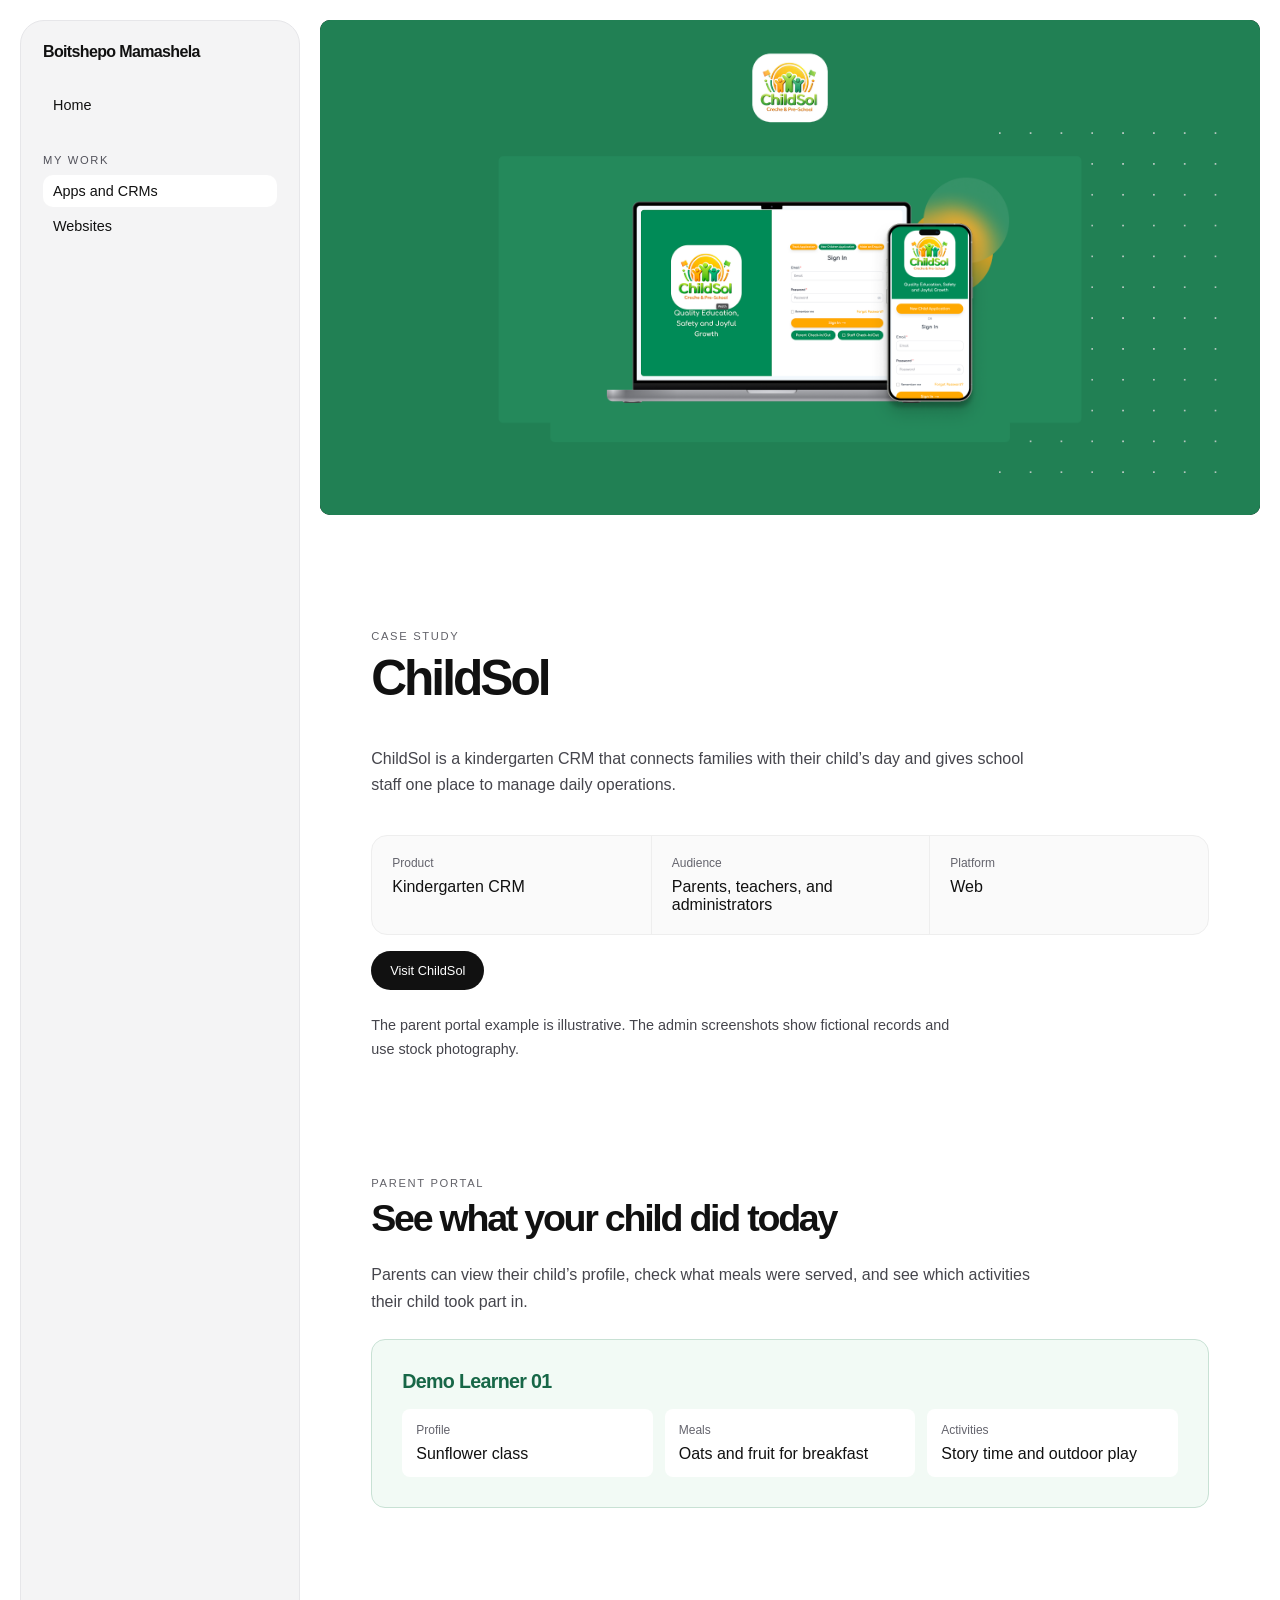
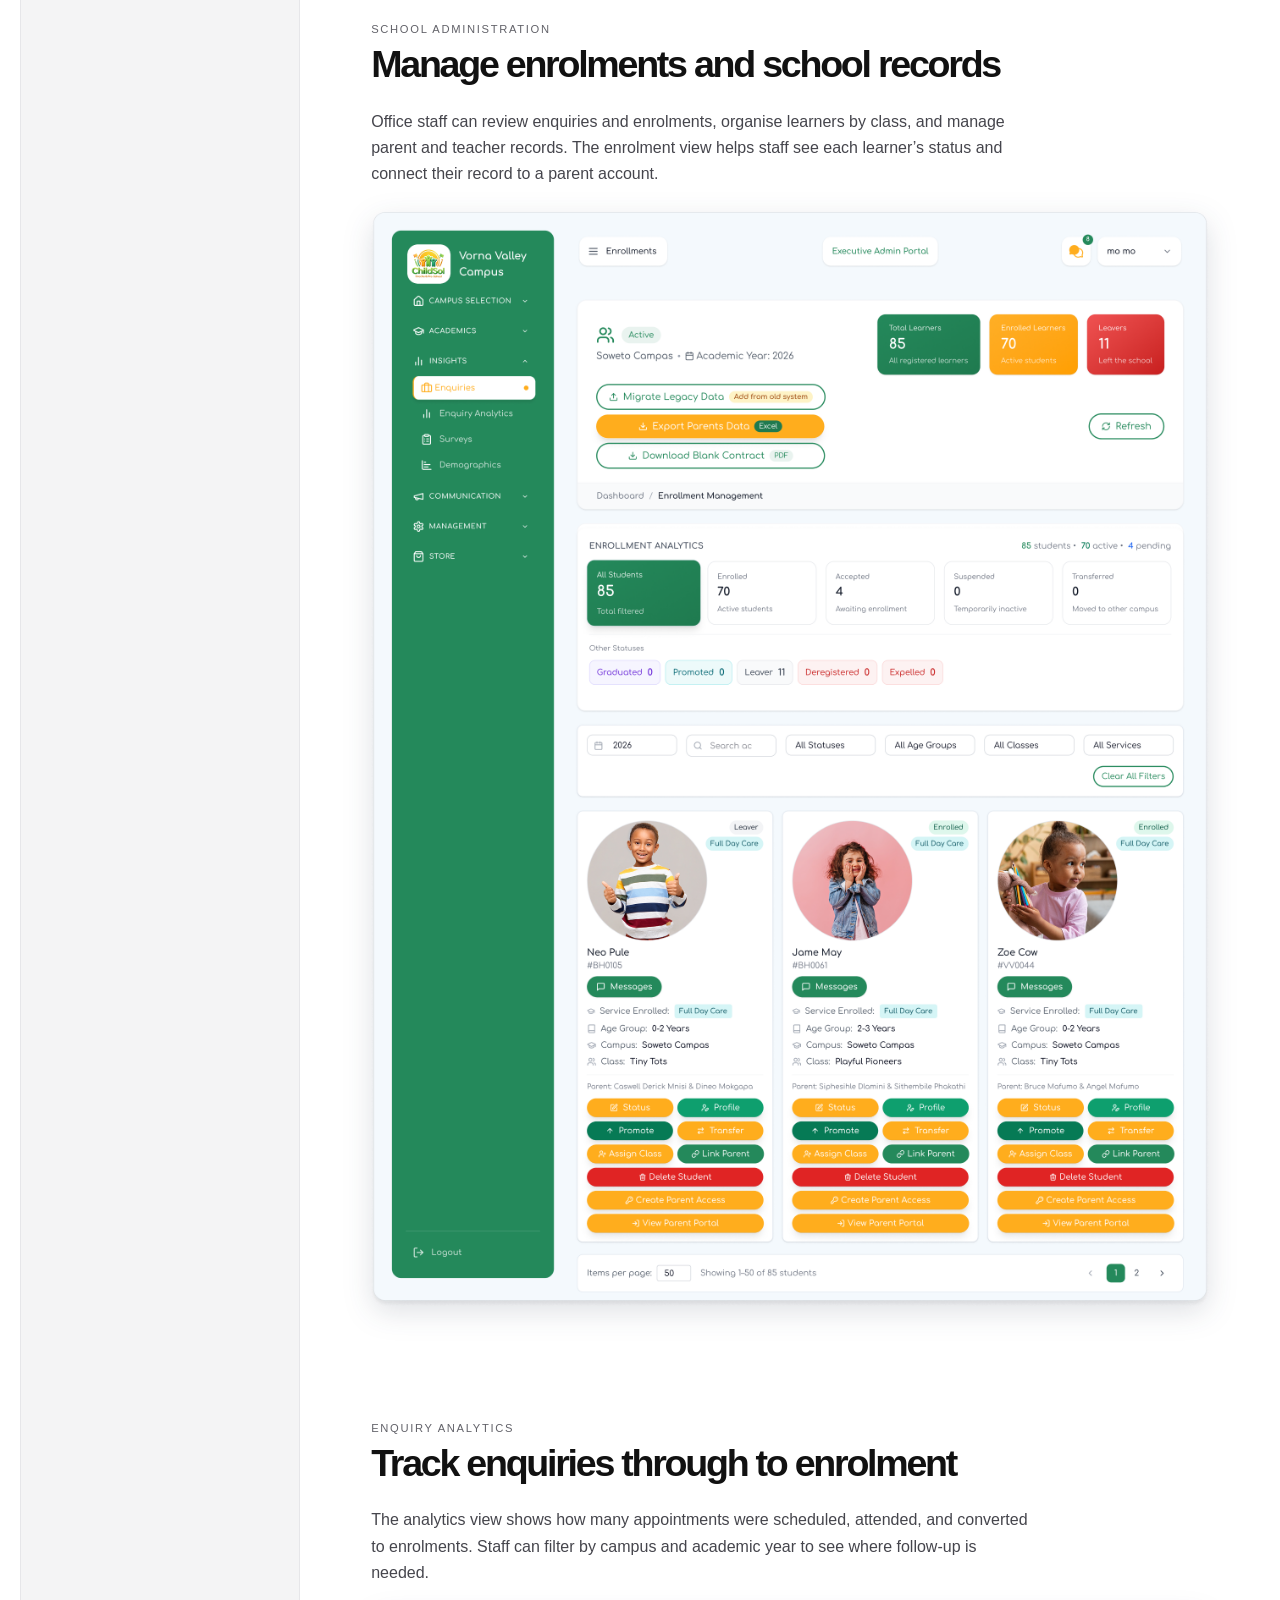
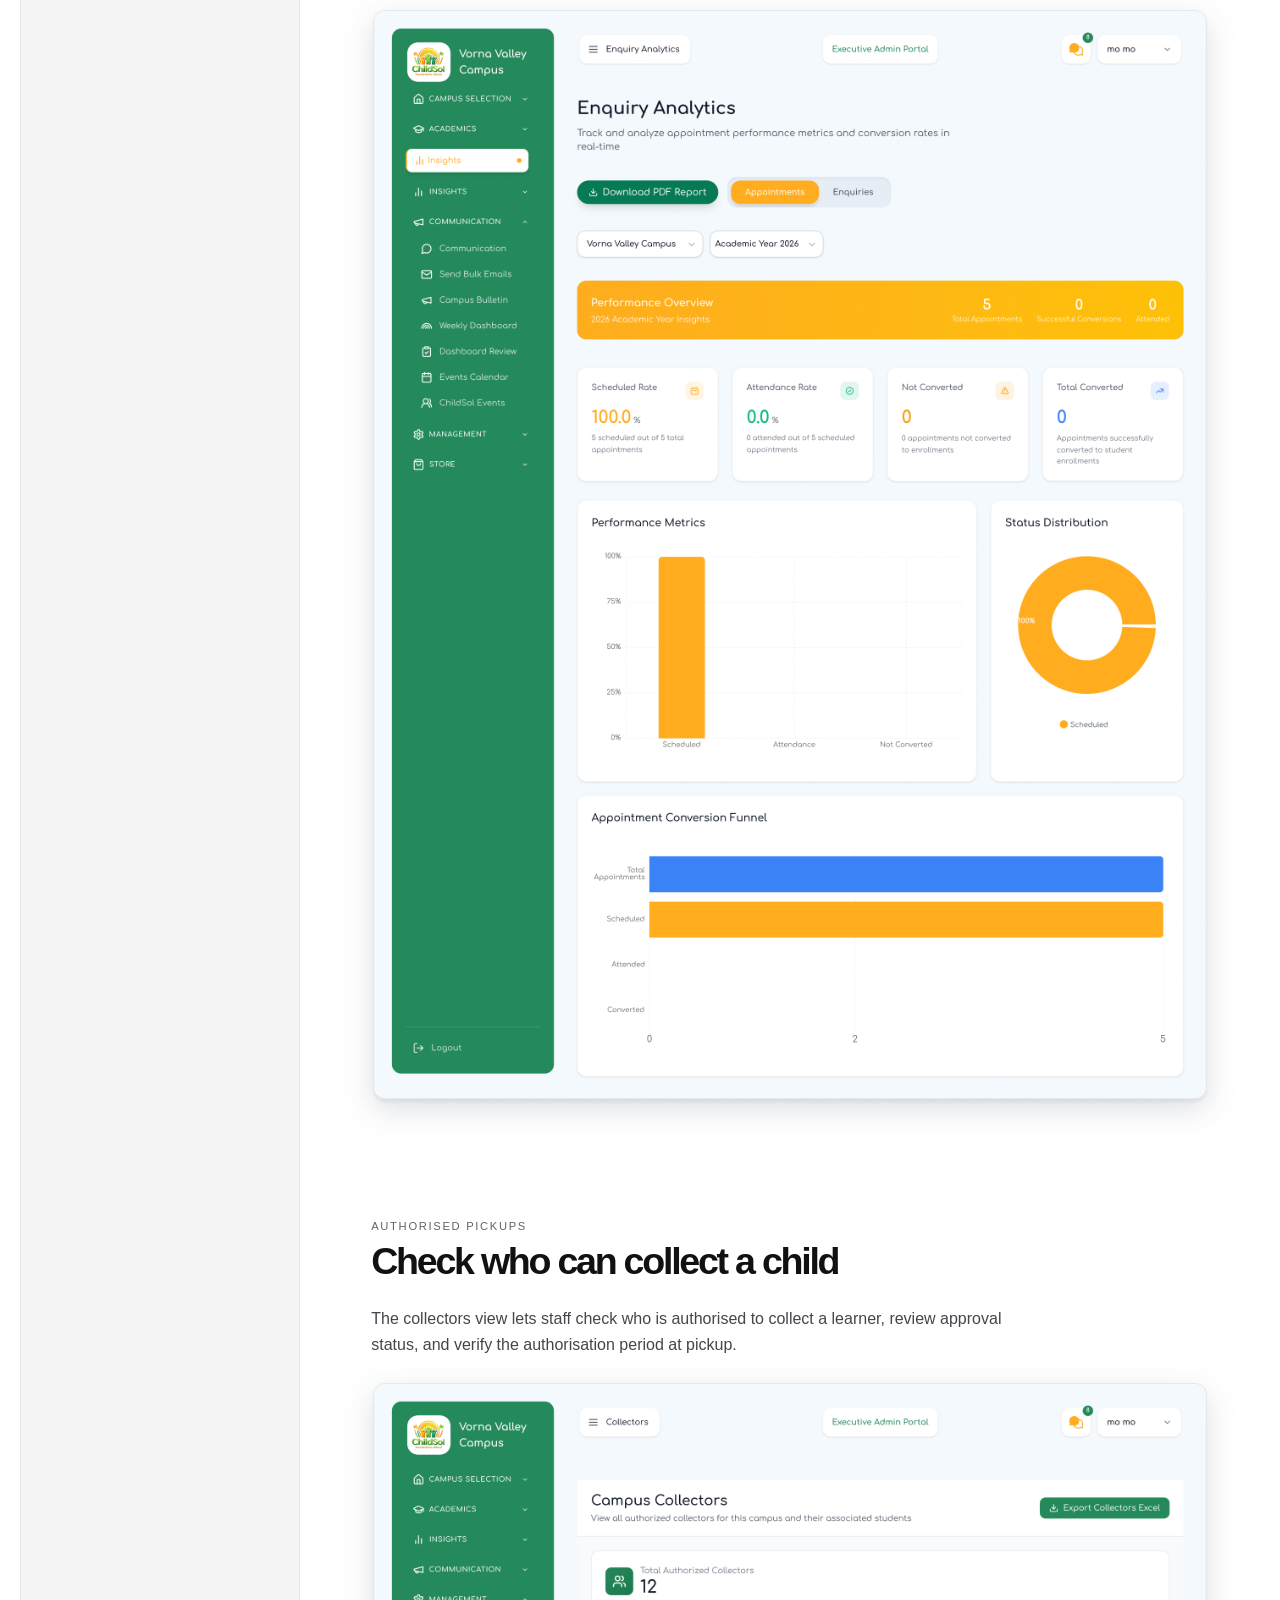
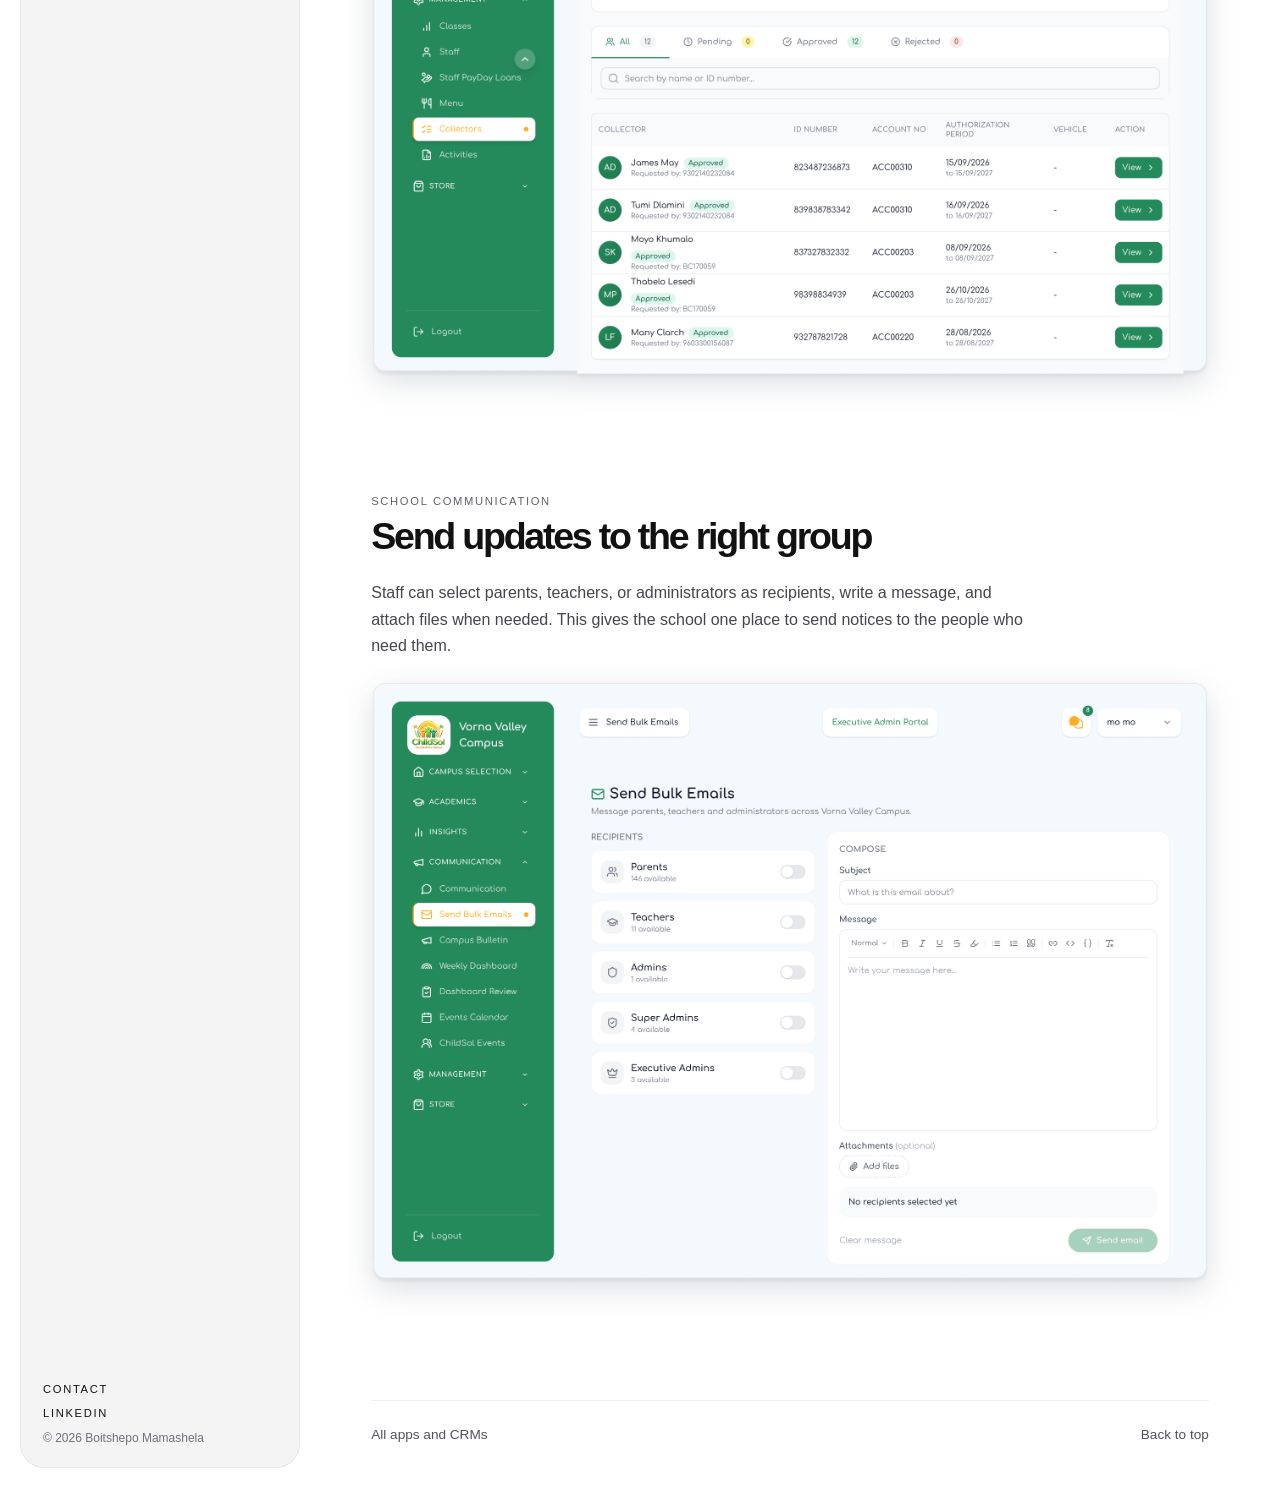
<file: childsol.html>
<!doctype html>
<html lang="en">
<head>
  <meta charset="utf-8">
  <meta name="viewport" content="width=device-width, initial-scale=1">
  <title>ChildSol case study — Boitshepo Mamashela</title>
  <meta name="description" content="ChildSol connects families with their child’s kindergarten day and helps school teams manage enrolments, authorised pickups, and communication.">
  <link rel="stylesheet" href="style.css">
</head>
<body id="top">
  <aside class="sidebar">
    <a class="name" href="./">Boitshepo Mamashela</a>
    <nav aria-label="Portfolio">
      <a href="./">Home</a><small>My work</small>
      <a class="current" href="apps-and-crms.html">Apps and CRMs</a>
      <a href="websites.html">Websites</a>
    </nav>
    <div class="side-footer"><a href="mailto:boitshepomamashela@gmail.com">Contact</a><a href="https://www.linkedin.com/in/boitshepo-mamashela-0b696b211/">LinkedIn</a><span>© 2026 Boitshepo Mamashela</span></div>
  </aside>
  <main class="case">
    <div class="workshop-banner"><img src="assets/childsol/thumbnail.png" width="2196" height="1156" alt="ChildSol sign-in on a laptop and phone"></div>
    <div class="case-inner">
      <header class="case-intro">
        <p class="eyebrow">Case study</p>
        <h1>ChildSol</h1>
        <p>ChildSol is a kindergarten CRM that connects families with their child’s day and gives school staff one place to manage daily operations.</p>
        <dl class="stats">
          <div><dt>Product</dt><dd>Kindergarten CRM</dd></div>
          <div><dt>Audience</dt><dd>Parents, teachers, and administrators</dd></div>
          <div><dt>Platform</dt><dd>Web</dd></div>
        </dl>
        <p><a class="pill" href="https://crm.childsol.co.za/">Visit ChildSol</a></p>
        <p class="prototype-note">The parent portal example is illustrative. The admin screenshots show fictional records and use stock photography.</p>
      </header>
      <section class="case-section">
        <p class="eyebrow">Parent portal</p>
        <h2>See what your child did today</h2>
        <p>Parents can view their child’s profile, check what meals were served, and see which activities their child took part in.</p>
        <div class="childsol-example">
          <h3>Demo Learner 01</h3>
          <dl class="childsol-detail"><div><dt>Profile</dt><dd>Sunflower class</dd></div><div><dt>Meals</dt><dd>Oats and fruit for breakfast</dd></div><div><dt>Activities</dt><dd>Story time and outdoor play</dd></div></dl>
        </div>
      </section>
      <section class="case-section">
        <p class="eyebrow">School administration</p>
        <h2>Manage enrolments and school records</h2>
        <p>Office staff can review enquiries and enrolments, organise learners by class, and manage parent and teacher records. The enrolment view helps staff see each learner’s status and connect their record to a parent account.</p>
        <figure class="case-figure">
          <a class="workshop-screen childsol-screen" style="--frame-ratio:1980/2588;--image-width:100.2020%;--image-left:-0.1010%;--image-top:0.0000%" href="assets/childsol/enrolments.png" aria-label="Open the full-size enrolments screen"><img src="assets/childsol/enrolments.png" width="1984" height="19411" alt="Enrolment dashboard with learner status and fictional learner and parent records" loading="lazy"></a>
        </figure>
      </section>
      <section class="case-section">
        <p class="eyebrow">Enquiry analytics</p>
        <h2>Track enquiries through to enrolment</h2>
        <p>The analytics view shows how many appointments were scheduled, attended, and converted to enrolments. Staff can filter by campus and academic year to see where follow-up is needed.</p>
        <figure class="case-figure">
          <a class="workshop-screen childsol-screen" style="--frame-ratio:1980/2588;--image-width:100.2020%;--image-left:-0.1010%;--image-top:0.0000%" href="assets/childsol/analytics.png" aria-label="Open the full-size analytics screen"><img src="assets/childsol/analytics.png" width="1984" height="2590" alt="Enquiry analytics with appointment status charts and a conversion funnel" loading="lazy"></a>
        </figure>
      </section>
      <section class="case-section">
        <p class="eyebrow">Authorised pickups</p>
        <h2>Check who can collect a child</h2>
        <p>The collectors view lets staff check who is authorised to collect a learner, review approval status, and verify the authorisation period at pickup.</p>
        <figure class="case-figure">
          <a class="workshop-screen childsol-screen" style="--frame-ratio:1980/1411;--image-width:100.2020%;--image-left:-0.1010%;--image-top:0.0000%" href="assets/childsol/collectors.png" aria-label="Open the full-size collectors screen"><img src="assets/childsol/collectors.png" width="1984" height="2174" alt="Authorised collectors list with fictional names, IDs, and account references" loading="lazy"></a>
        </figure>
      </section>
      <section class="case-section">
        <p class="eyebrow">School communication</p>
        <h2>Send updates to the right group</h2>
        <p>Staff can select parents, teachers, or administrators as recipients, write a message, and attach files when needed. This gives the school one place to send notices to the people who need them.</p>
        <figure class="case-figure">
          <a class="workshop-screen childsol-screen" style="--frame-ratio:1980/1422;--image-width:100.2020%;--image-left:-0.1010%;--image-top:0.0000%" href="assets/childsol/bulk-email.png" aria-label="Open the full-size bulk email screen"><img src="assets/childsol/bulk-email.png" width="1984" height="1473" alt="Bulk email screen with recipient groups, a message editor, and attachments" loading="lazy"></a>
        </figure>
      </section>
      <footer class="footer"><a href="apps-and-crms.html">All apps and CRMs</a><a href="#top">Back to top</a></footer>
    </div>
  </main>
</body>
</html>
</file>
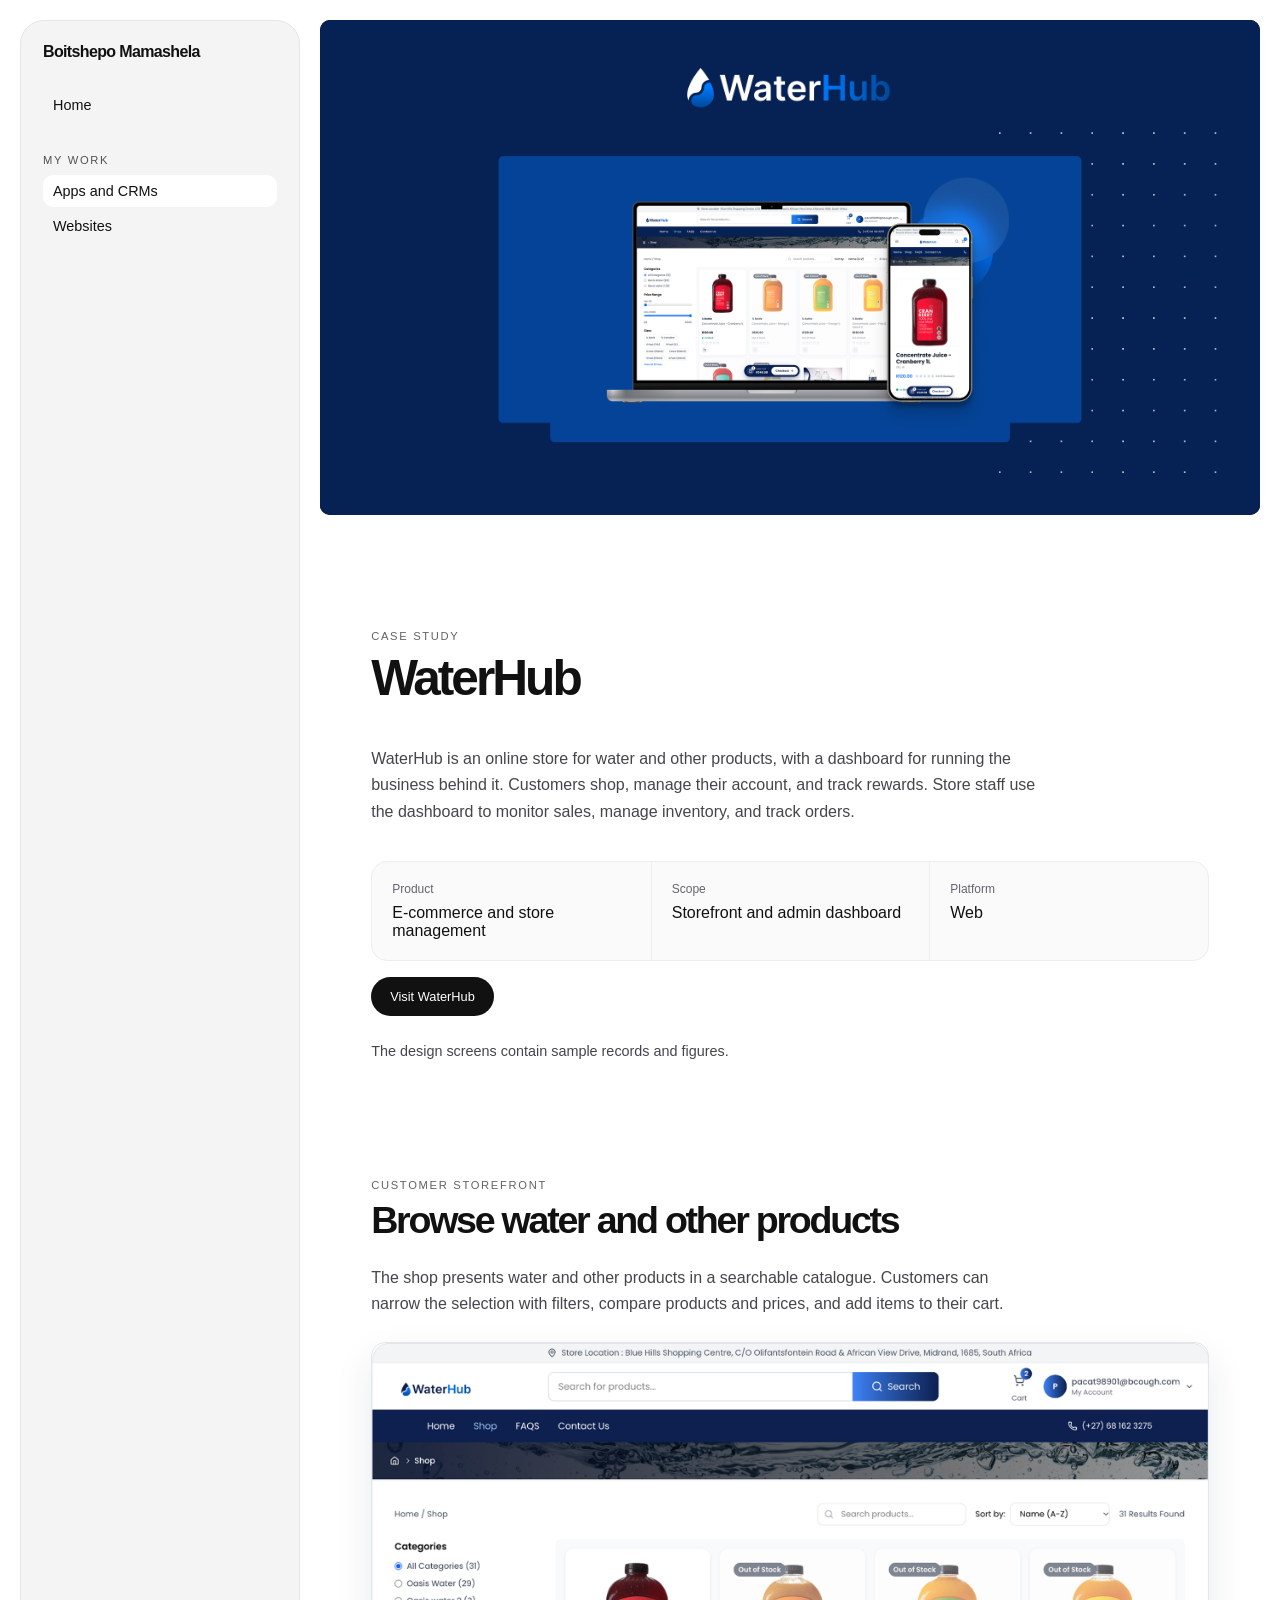
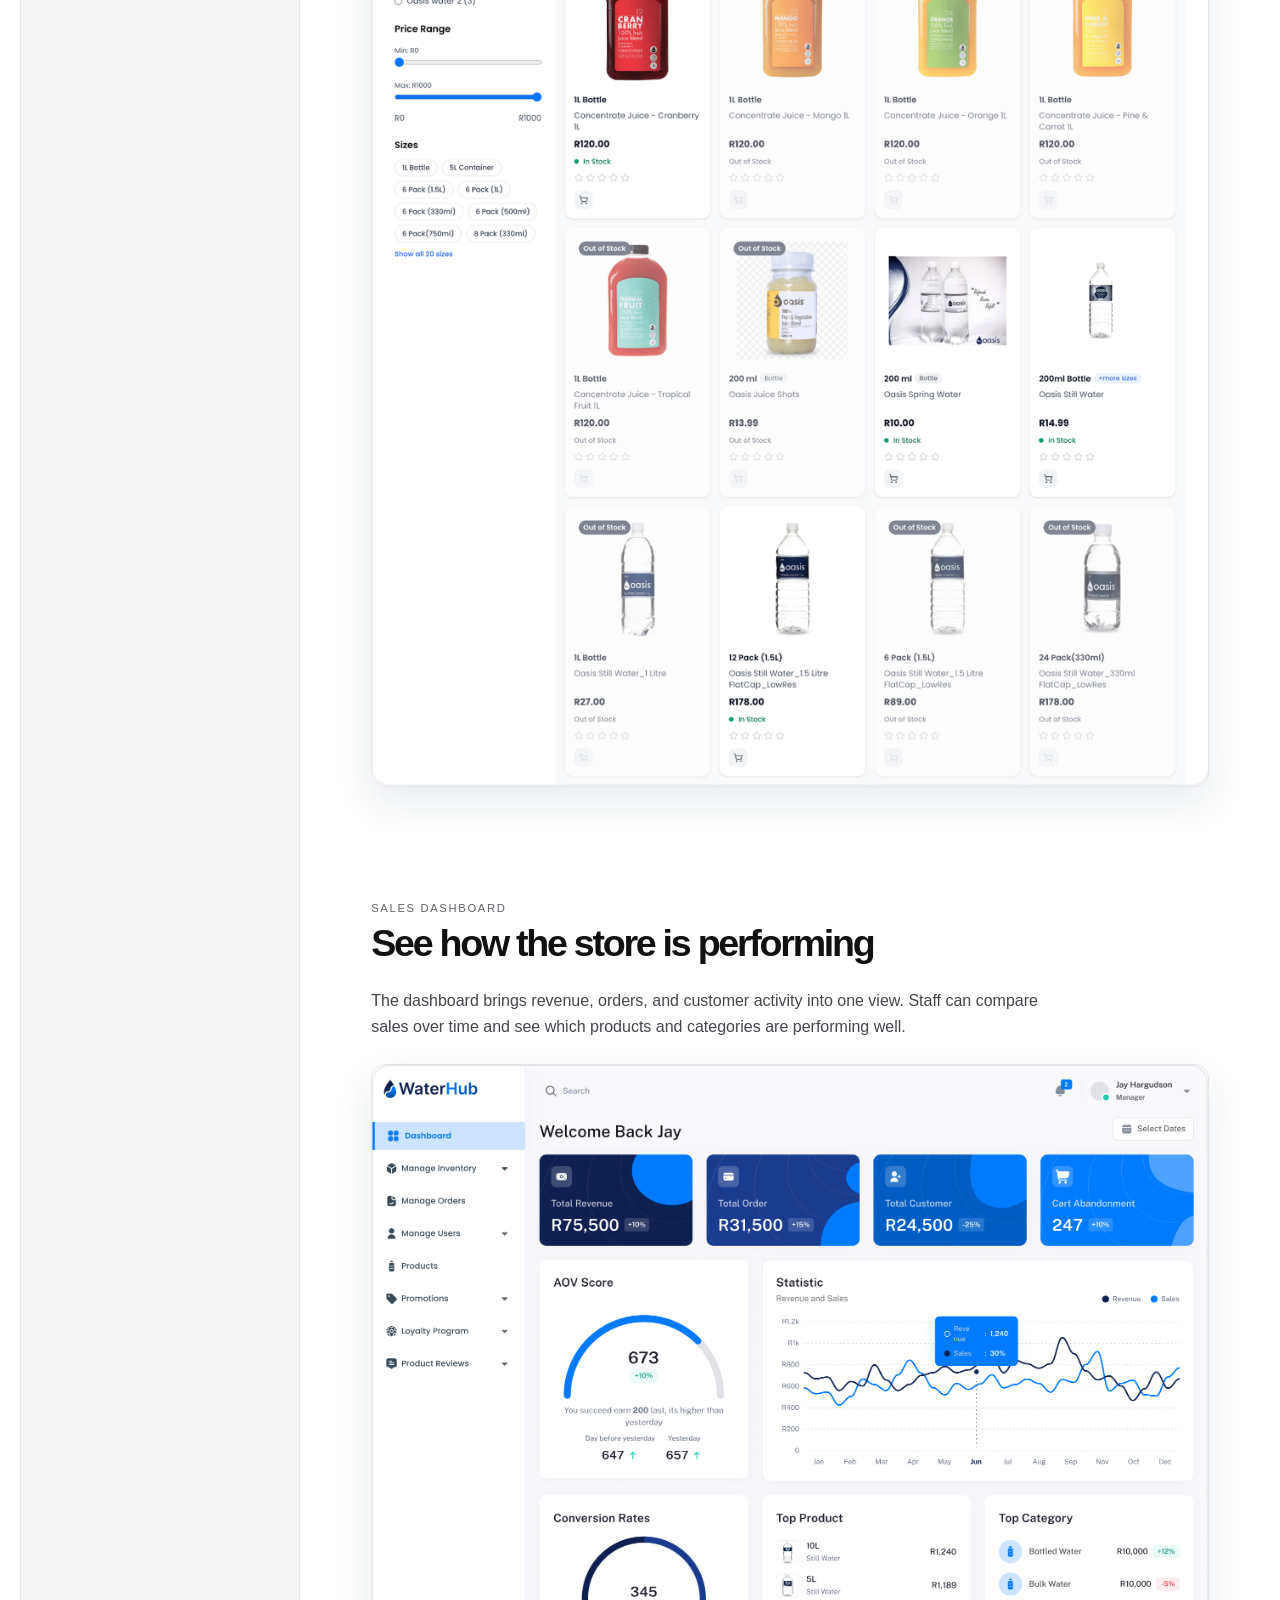
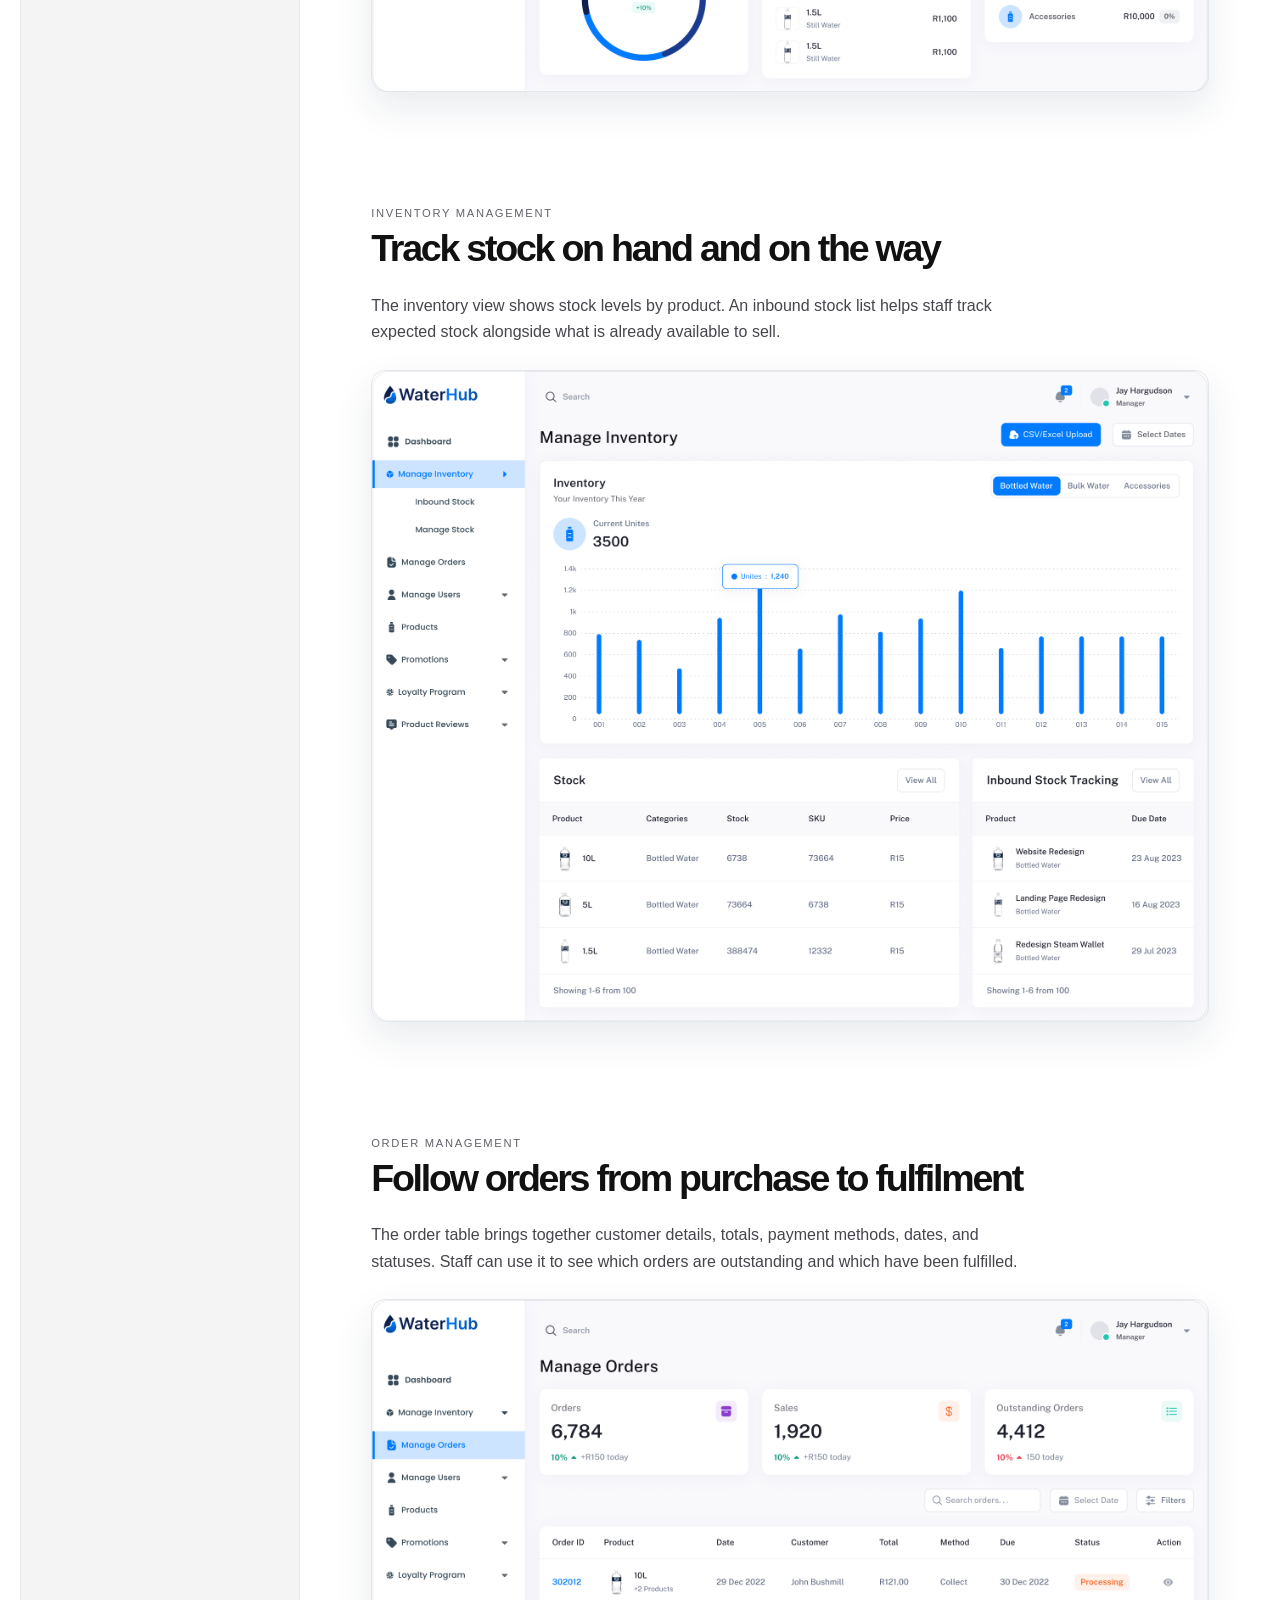
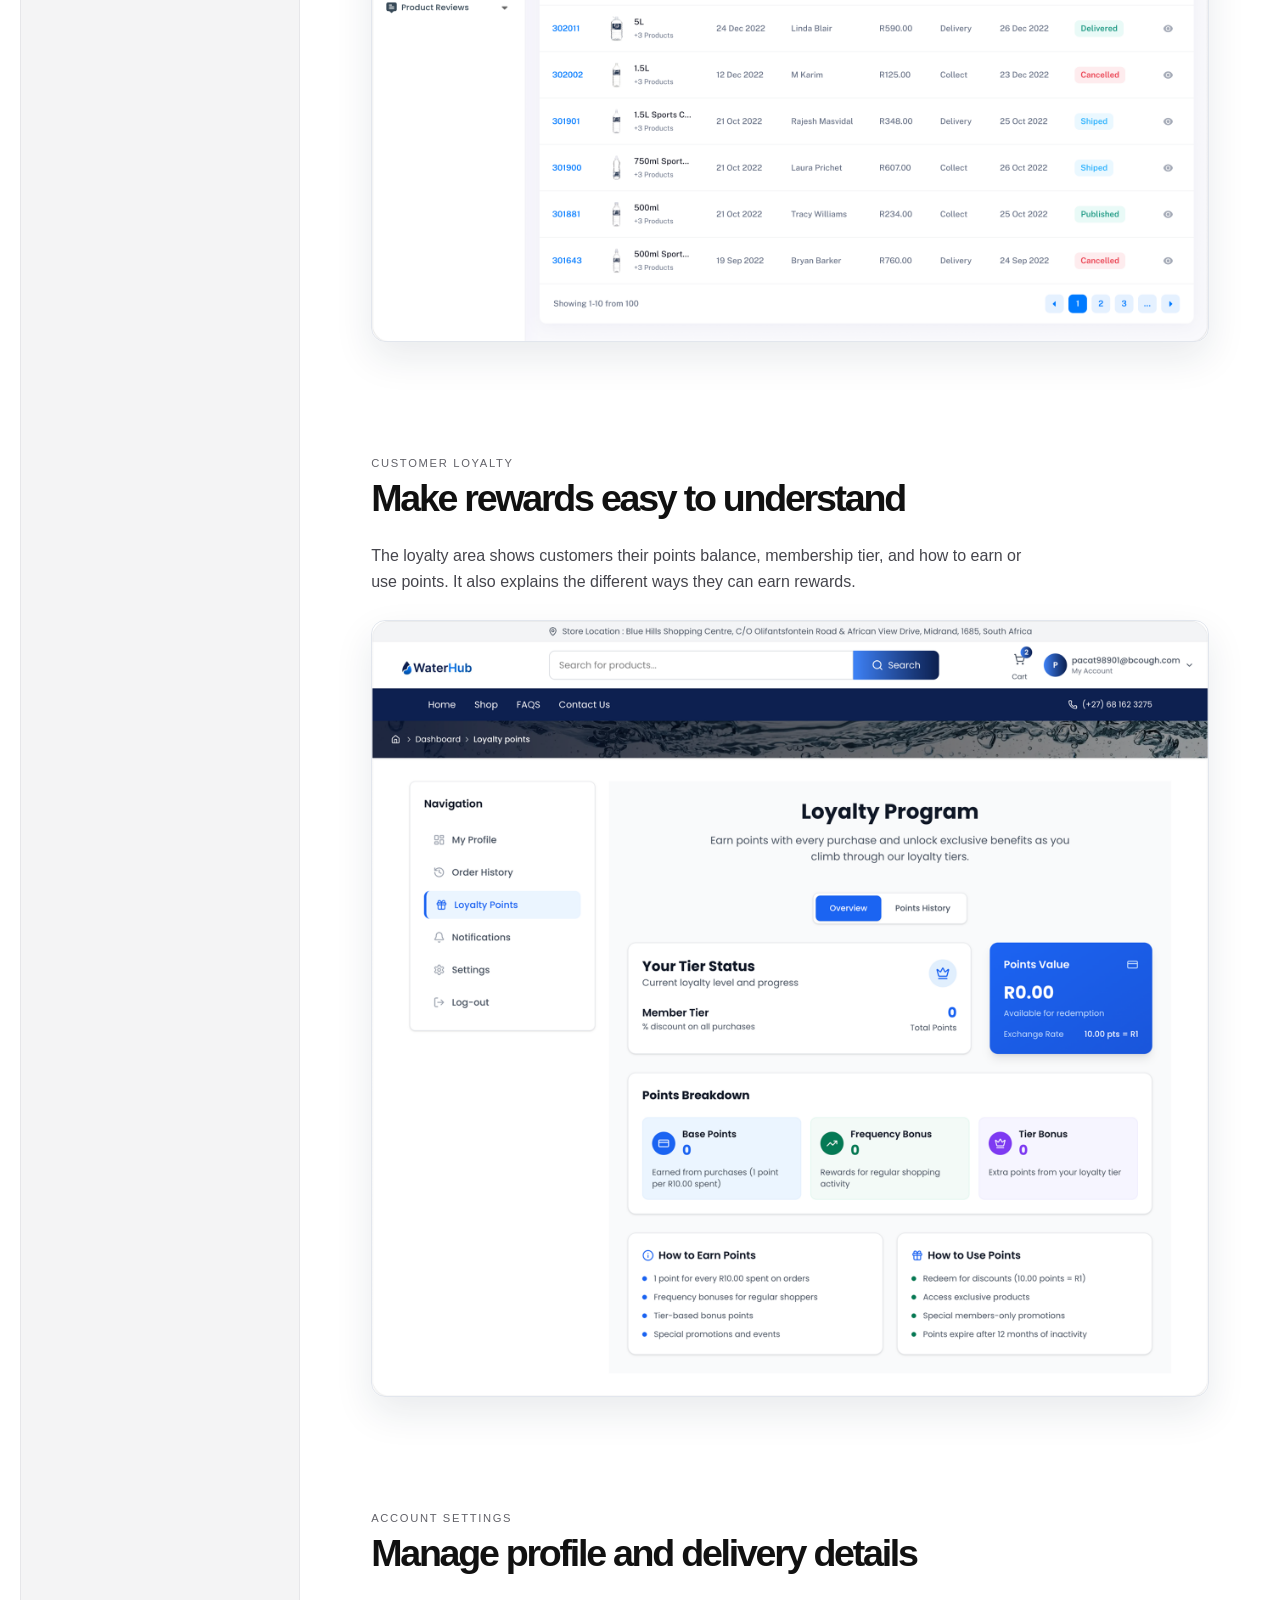
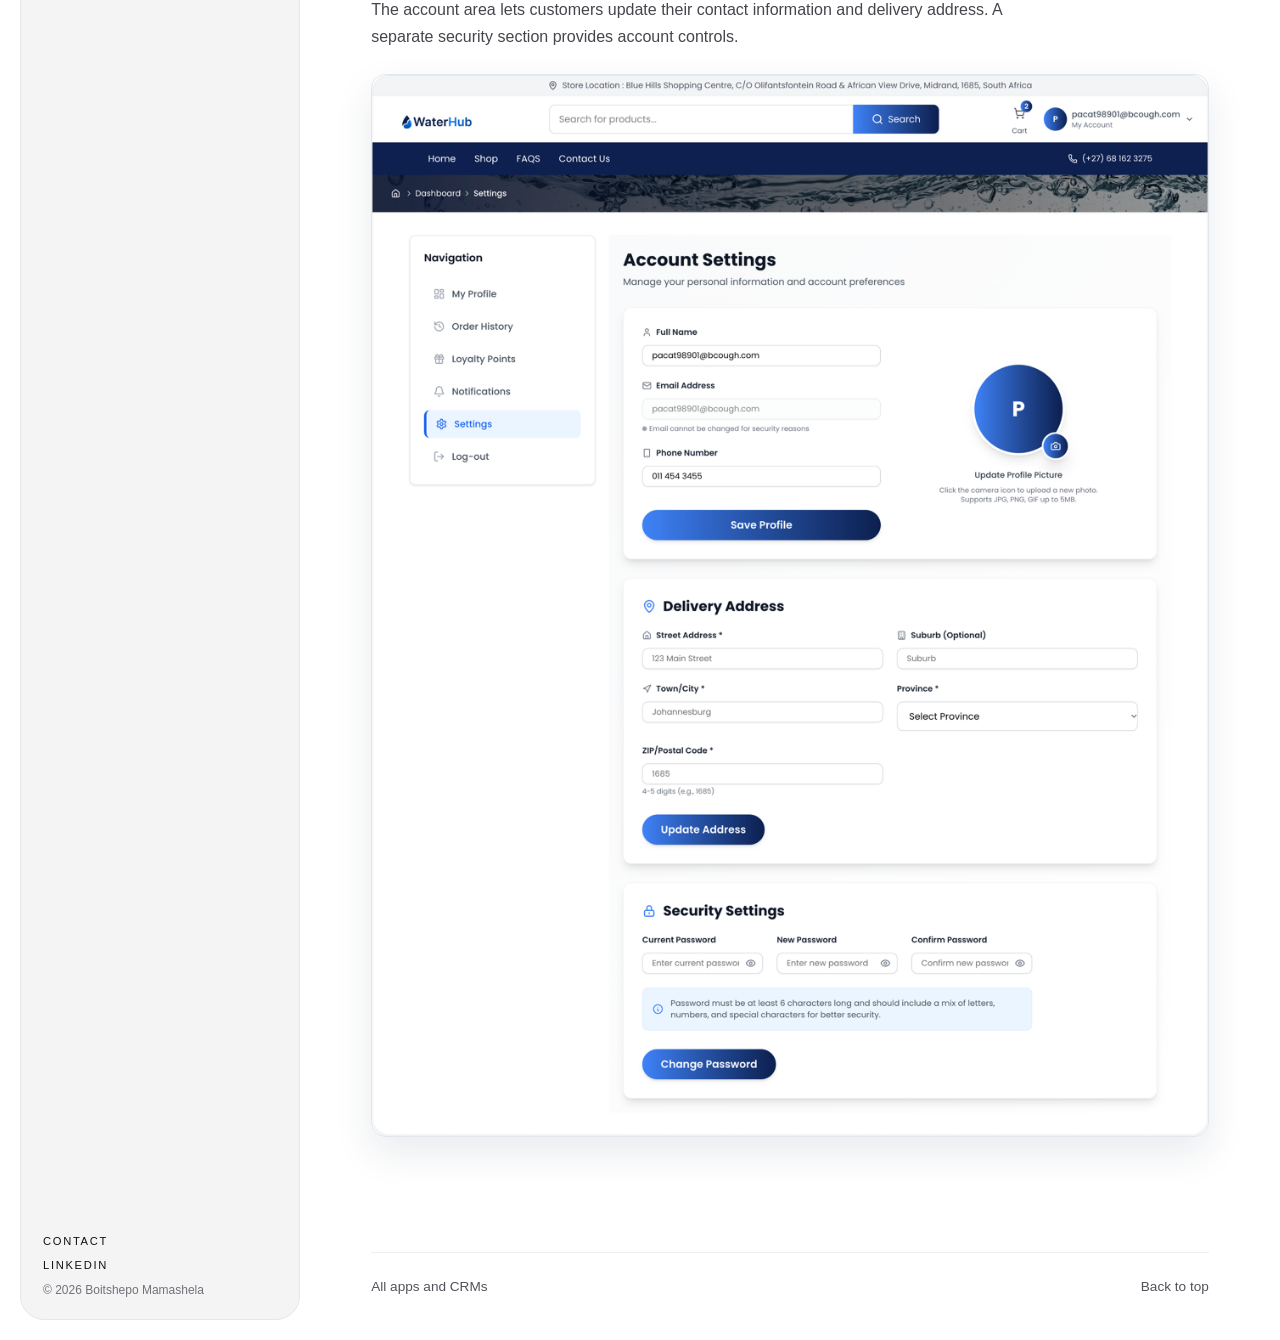
<file: waterhub.html>
<!doctype html>
<html lang="en">
<head>
  <meta charset="utf-8">
  <meta name="viewport" content="width=device-width, initial-scale=1">
  <title>WaterHub case study — Boitshepo Mamashela</title>
  <meta name="description" content="WaterHub storefront, sales dashboard, inventory, orders, loyalty, and account settings.">
  <link rel="stylesheet" href="style.css">
</head>
<body id="top">
<aside class="sidebar"><a class="name" href="./">Boitshepo Mamashela</a><nav aria-label="Portfolio"><a href="./">Home</a><small>My work</small><a href="apps-and-crms.html" class="current">Apps and CRMs</a><a href="websites.html">Websites</a></nav><div class="side-footer"><a href="mailto:boitshepomamashela@gmail.com">Contact</a><a href="https://www.linkedin.com/in/boitshepo-mamashela-0b696b211/">LinkedIn</a><span>© 2026 Boitshepo Mamashela</span></div></aside>
<main class="case">
  <div class="workshop-banner"><img src="assets/waterhub/thumbnail.png" width="2196" height="1156" alt="WaterHub storefront on a laptop and phone"></div>
  <div class="case-inner">
    <header class="case-intro">
      <p class="eyebrow">Case study</p>
      <h1>WaterHub</h1>
      <p>WaterHub is an online store for water and other products, with a dashboard for running the business behind it. Customers shop, manage their account, and track rewards. Store staff use the dashboard to monitor sales, manage inventory, and track orders.</p>
      <dl class="stats">
        <div><dt>Product</dt><dd>E-commerce and store management</dd></div>
        <div><dt>Scope</dt><dd>Storefront and admin dashboard</dd></div>
        <div><dt>Platform</dt><dd>Web</dd></div>
      </dl>
      <p><a class="pill" href="https://waterhub-app.co.za/">Visit WaterHub</a></p>
      <p class="prototype-note">The design screens contain sample records and figures.</p>
    </header>
    <section class="case-section">
      <p class="eyebrow">Customer storefront</p>
      <h2>Browse water and other products</h2>
      <p>The shop presents water and other products in a searchable catalogue. Customers can narrow the selection with filters, compare products and prices, and add items to their cart.</p>
      <figure class="case-figure">
        <a class="workshop-screen" style="--frame-ratio:1966/2454;--image-width:100.9156%;--image-left:-0.4069%;--image-top:0.0000%" href="assets/waterhub/shop.png" aria-label="Open the full-size customer storefront screen"><img src="assets/waterhub/shop.png" width="1984" height="2470" alt="WaterHub shop showing a product grid and catalogue filters" loading="lazy"></a>
      </figure>
    </section>
    <section class="case-section">
      <p class="eyebrow">Sales dashboard</p>
      <h2>See how the store is performing</h2>
      <p>The dashboard brings revenue, orders, and customer activity into one view. Staff can compare sales over time and see which products and categories are performing well.</p>
      <figure class="case-figure">
        <a class="workshop-screen" style="--frame-ratio:1968/1475;--image-width:100.8130%;--image-left:-0.4065%;--image-top:0.0000%" href="assets/waterhub/sales.png" aria-label="Open the full-size sales dashboard screen"><img src="assets/waterhub/sales.png" width="1984" height="1491" alt="WaterHub sales dashboard with revenue, order, customer, and product summaries" loading="lazy"></a>
      </figure>
    </section>
    <section class="case-section">
      <p class="eyebrow">Inventory management</p>
      <h2>Track stock on hand and on the way</h2>
      <p>The inventory view shows stock levels by product. An inbound stock list helps staff track expected stock alongside what is already available to sell.</p>
      <figure class="case-figure">
        <a class="workshop-screen" style="--frame-ratio:1968/1532;--image-width:100.8130%;--image-left:-0.4065%;--image-top:0.0000%" href="assets/waterhub/inventory.png" aria-label="Open the full-size inventory management screen"><img src="assets/waterhub/inventory.png" width="1984" height="1549" alt="WaterHub inventory dashboard with on-hand quantities and inbound stock" loading="lazy"></a>
      </figure>
    </section>
    <section class="case-section">
      <p class="eyebrow">Order management</p>
      <h2>Follow orders from purchase to fulfilment</h2>
      <p>The order table brings together customer details, totals, payment methods, dates, and statuses. Staff can use it to see which orders are outstanding and which have been fulfilled.</p>
      <figure class="case-figure">
        <a class="workshop-screen" style="--frame-ratio:1968/1511;--image-width:100.8130%;--image-left:-0.4065%;--image-top:0.0000%" href="assets/waterhub/orders.png" aria-label="Open the full-size order management screen"><img src="assets/waterhub/orders.png" width="1984" height="1528" alt="WaterHub order management table with customer, payment, and fulfilment details" loading="lazy"></a>
      </figure>
    </section>
    <section class="case-section">
      <p class="eyebrow">Customer loyalty</p>
      <h2>Make rewards easy to understand</h2>
      <p>The loyalty area shows customers their points balance, membership tier, and how to earn or use points. It also explains the different ways they can earn rewards.</p>
      <figure class="case-figure">
        <a class="workshop-screen" style="--frame-ratio:1968/1826;--image-width:100.8130%;--image-left:-0.4065%;--image-top:0.0000%" href="assets/waterhub/loyalty.png" aria-label="Open the full-size customer loyalty screen"><img src="assets/waterhub/loyalty.png" width="1984" height="1842" alt="WaterHub loyalty programme with points, tier status, and rewards guidance" loading="lazy"></a>
      </figure>
    </section>
    <section class="case-section">
      <p class="eyebrow">Account settings</p>
      <h2>Manage profile and delivery details</h2>
      <p>The account area lets customers update their contact information and delivery address. A separate security section provides account controls.</p>
      <figure class="case-figure">
        <a class="workshop-screen" style="--frame-ratio:1968/2496;--image-width:100.8130%;--image-left:-0.4065%;--image-top:0.0000%" href="assets/waterhub/settings.png" aria-label="Open the full-size account settings screen"><img src="assets/waterhub/settings.png" width="1984" height="2512" alt="WaterHub account settings with profile, delivery address, and security sections" loading="lazy"></a>
      </figure>
    </section>
    <footer class="footer"><a href="apps-and-crms.html">All apps and CRMs</a><a href="#top">Back to top</a></footer>
  </div>
</main>
</body>
</html>
</file>
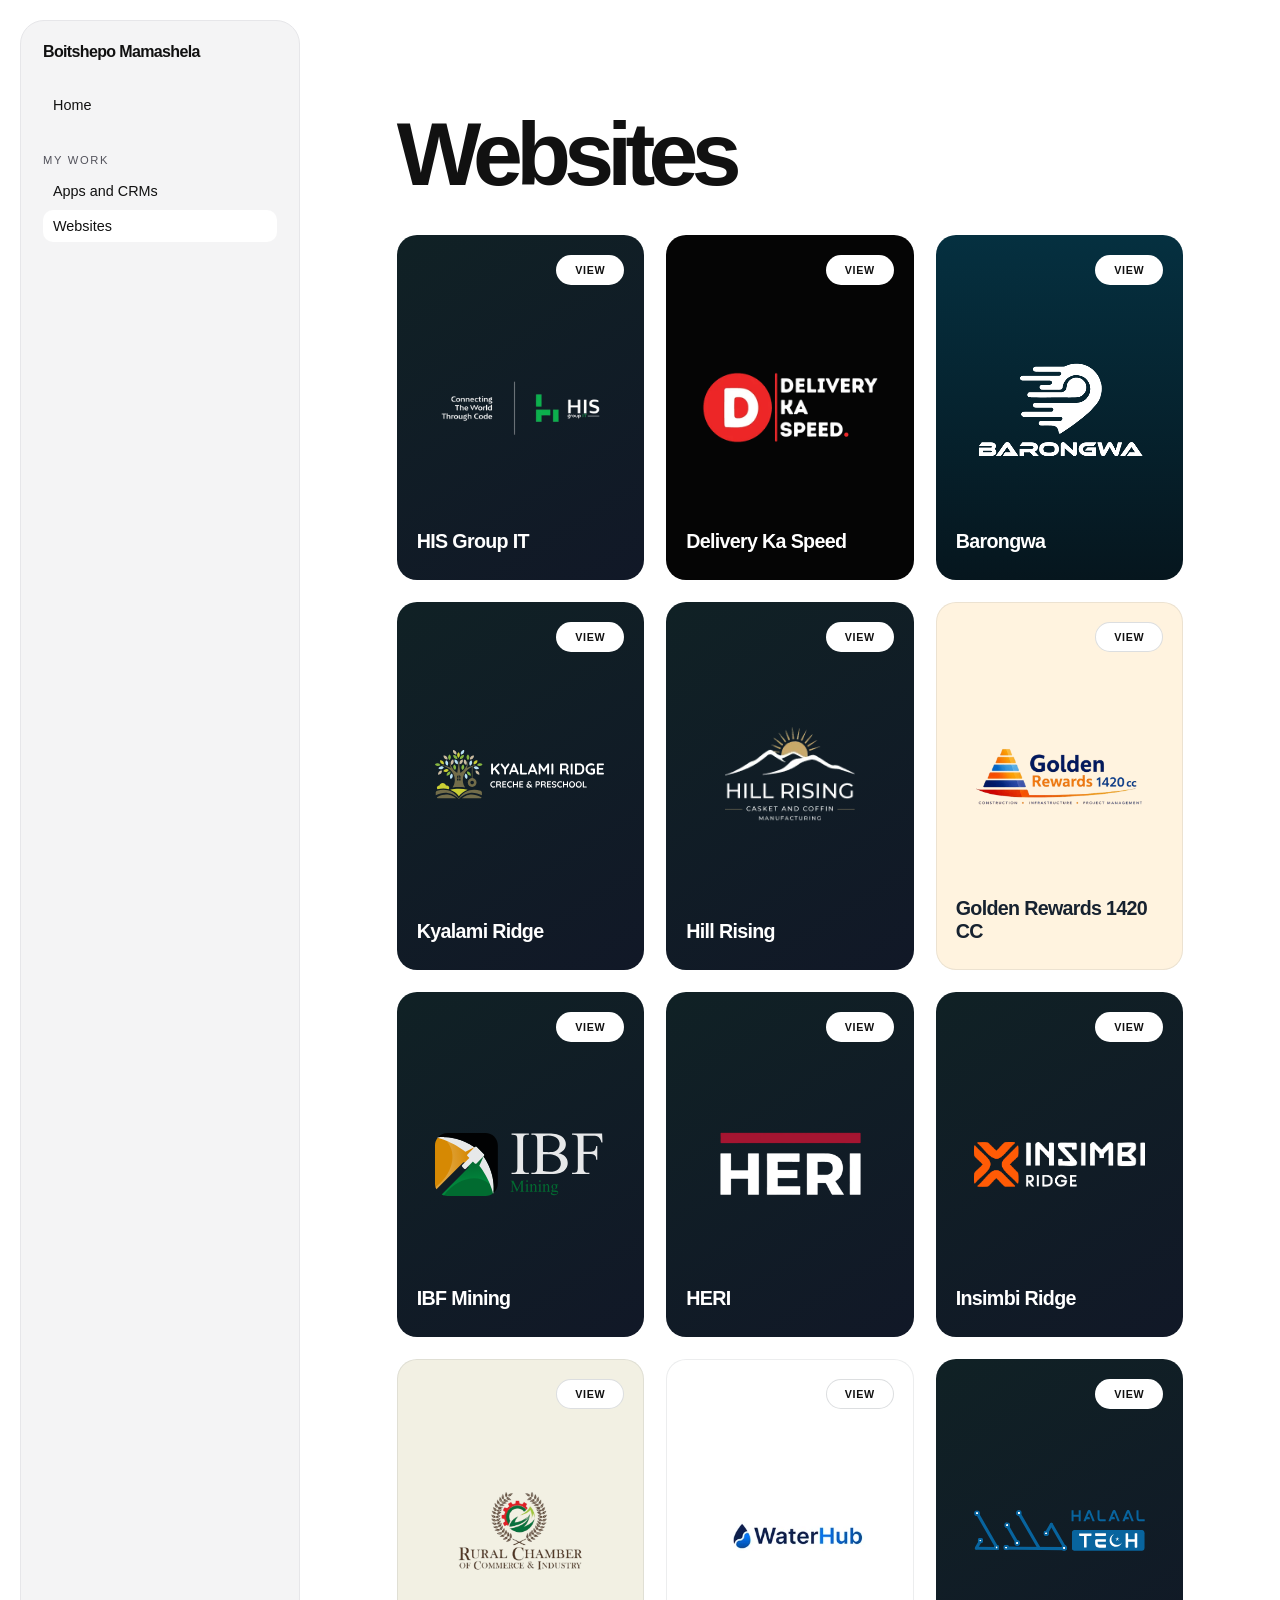
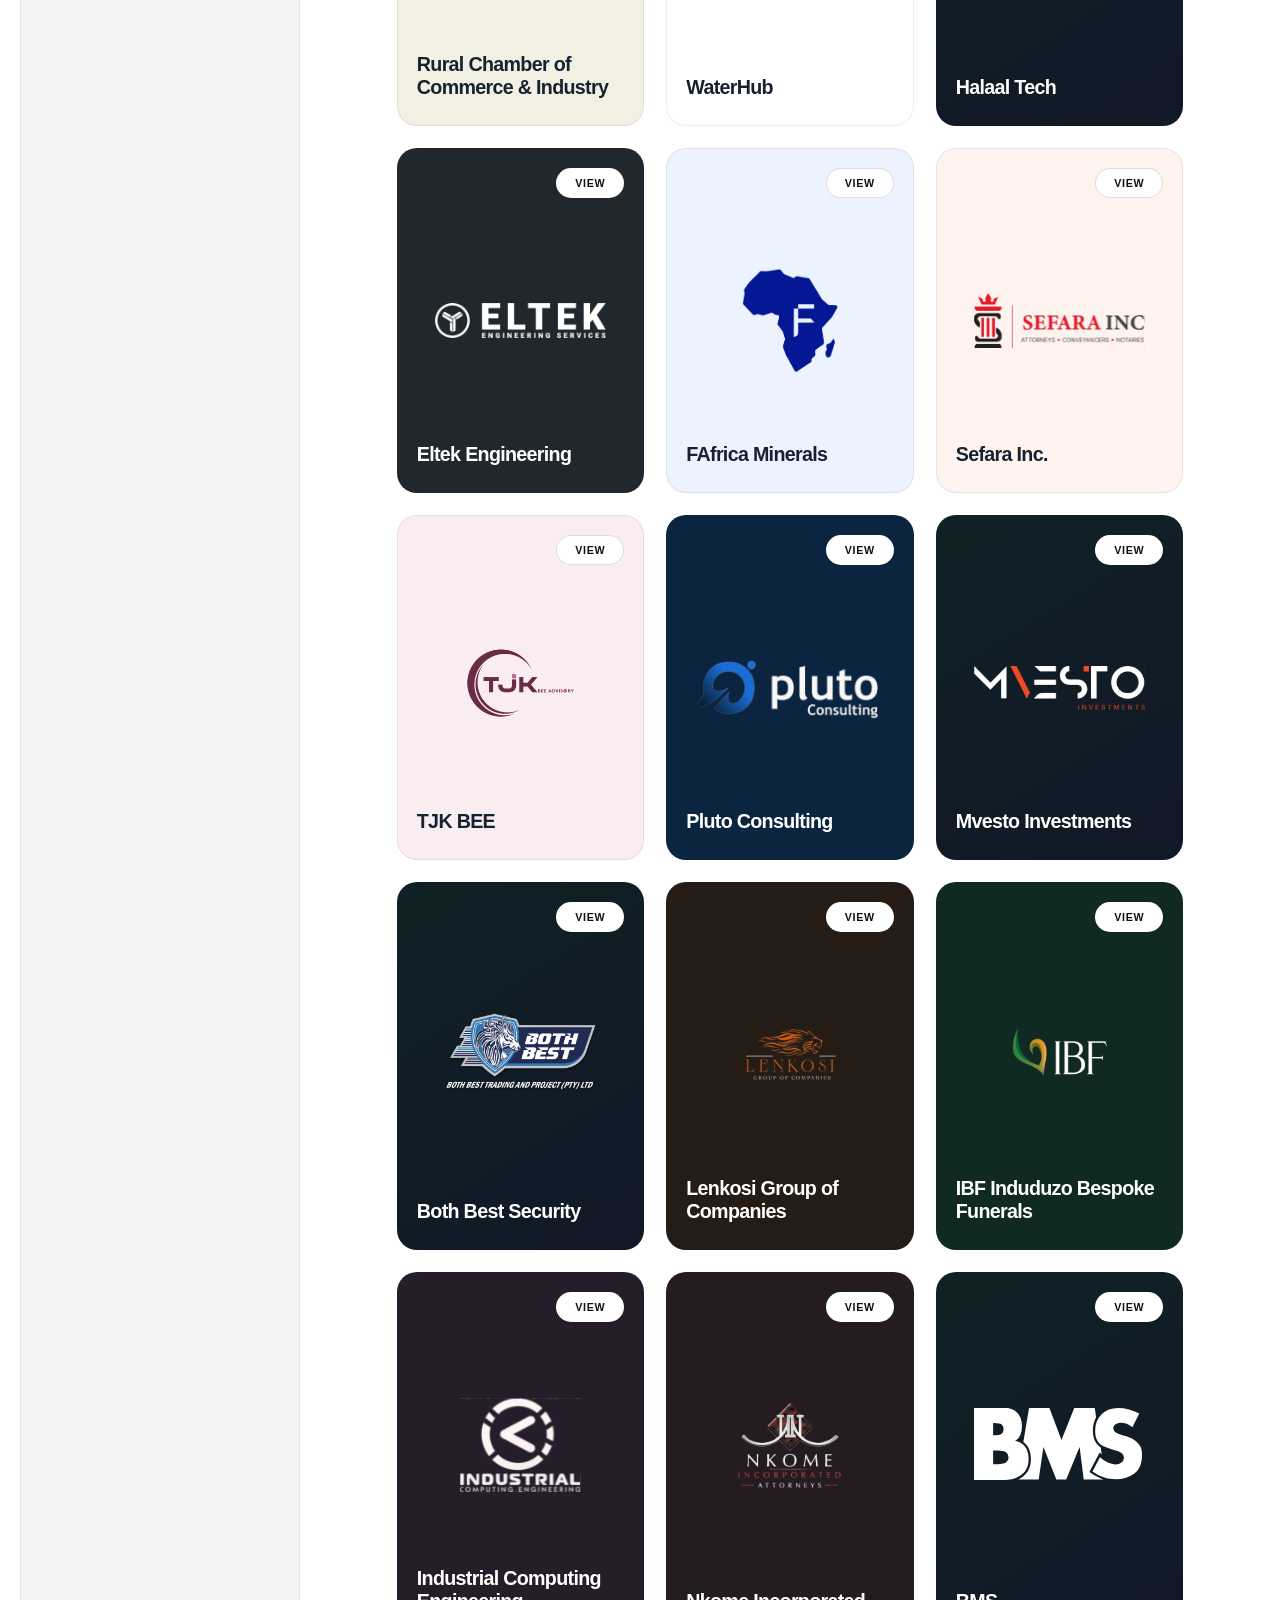
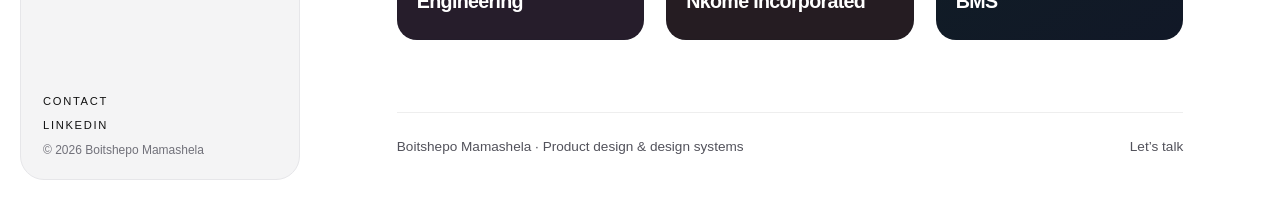
<file: websites.html>
<!doctype html>
<html lang="en">
<head>
  <meta charset="utf-8">
  <meta name="viewport" content="width=device-width, initial-scale=1">
  <title>Websites — Boitshepo Mamashela</title>
  <meta name="description" content="Website projects by Boitshepo Mamashela.">
  <link rel="stylesheet" href="style.css">
</head>
<body>
<aside class="sidebar"><a class="name" href="./">Boitshepo Mamashela</a><nav aria-label="Portfolio"><a href="./">Home</a><small>My work</small><a href="apps-and-crms.html">Apps and CRMs</a><a class="current" aria-current="page" href="websites.html">Websites</a></nav><div class="side-footer"><a href="mailto:boitshepomamashela@gmail.com">Contact</a><a href="https://www.linkedin.com/in/boitshepo-mamashela-0b696b211/">LinkedIn</a><span>© 2026 Boitshepo Mamashela</span></div></aside>
<main class="websites-page inner">
  <header class="websites-heading">
    <h1>Websites</h1>
  </header>
  <div class="grid websites">
<article class="card navy"><header><a class="pill light" href="https://www.hisgroup-it.co.za/" aria-label="View HIS Group IT">View</a></header><img class="card-art" src="assets/his.webp" alt="HIS Group IT" loading="lazy"><h3>HIS Group IT</h3></article>
<article class="card black"><header><a class="pill light" href="https://www.deliverykaspeed.com/" aria-label="View Delivery Ka Speed">View</a></header><img class="card-art" src="assets/dks.webp" alt="Delivery Ka Speed" loading="lazy"><h3>Delivery Ka Speed</h3></article>
<article class="card teal"><header><a class="pill light" href="https://www.barongwa.co.za/" aria-label="View Barongwa">View</a></header><img class="card-art logo-cutout" src="assets/barongwa.webp" alt="Barongwa" loading="lazy"><h3>Barongwa</h3></article>
<article class="card navy"><header><a class="pill light" href="https://www.kyalamiridge.co.za/" aria-label="View Kyalami Ridge">View</a></header><img class="card-art" src="assets/kyalami-ridge.svg" alt="" loading="lazy"><h3>Kyalami Ridge</h3></article>
<article class="card navy">
  <header><a class="pill light" href="https://www.hillrising.co.za/" aria-label="View Hill Rising">View</a></header>
  <div class="website-brand"><img src="assets/website-hill-rising.webp" alt="" loading="lazy"></div>
  <h3>Hill Rising</h3>
</article>
<article class="card brand-card brand-card-light" style="--brand-background:#fff3df">
  <header><a class="pill light" href="https://www.goldenrewards1420cc.co.za/" aria-label="View Golden Rewards 1420 CC">View</a></header>
  <div class="website-brand"><img src="assets/website-golden-rewards-1420-cc.webp" alt="" loading="lazy"></div>
  <h3>Golden Rewards 1420 CC</h3>
</article>
<article class="card navy">
  <header><a class="pill light" href="https://www.ibf-mining.co.za/" aria-label="View IBF Mining">View</a></header>
  <div class="website-brand"><img src="assets/website-ibf-mining.svg" alt="" loading="lazy"></div>
  <h3>IBF Mining</h3>
</article>
<article class="card navy">
  <header><a class="pill light" href="https://www.heri.co.za/" aria-label="View HERI">View</a></header>
  <div class="website-brand"><img src="assets/website-heri.webp" alt="" loading="lazy"></div>
  <h3>HERI</h3>
</article>
<article class="card navy">
  <header><a class="pill light" href="https://www.insimbiridge.co.za/" aria-label="View Insimbi Ridge">View</a></header>
  <div class="website-brand"><img src="assets/website-insimbi-ridge.png" alt="" loading="lazy"></div>
  <h3>Insimbi Ridge</h3>
</article>
<article class="card brand-card brand-card-light" style="--brand-background:#f2f0e3">
  <header><a class="pill light" href="https://www.ruralchamber.africa/" aria-label="View Rural Chamber of Commerce &amp; Industry">View</a></header>
  <div class="website-brand"><img class="website-logo-large" src="assets/website-rural-chamber.png" alt="" loading="lazy"></div>
  <h3>Rural Chamber of Commerce &amp; Industry</h3>
</article>
<article class="card brand-card brand-card-light" style="--brand-background:#fff">
  <header><a class="pill light" href="https://www.waterhub-app.co.za/" aria-label="View WaterHub">View</a></header>
  <div class="website-brand"><img src="assets/website-waterhub.webp" alt="" loading="lazy"></div>
  <h3>WaterHub</h3>
</article>
<article class="card navy">
  <header><a class="pill light" href="https://www.halaaltech.com/" aria-label="View Halaal Tech">View</a></header>
  <div class="website-brand"><img src="assets/website-halaal-tech.svg" alt="" loading="lazy"></div>
  <h3>Halaal Tech</h3>
</article>
<article class="card brand-card" style="--brand-background:#20282e">
  <header><a class="pill light" href="https://www.eltekeng.co.za/" aria-label="View Eltek Engineering">View</a></header>
  <div class="website-brand"><img src="assets/website-eltek-engineering.webp" alt="" loading="lazy"></div>
  <h3>Eltek Engineering</h3>
</article>
<article class="card brand-card brand-card-light" style="--brand-background:#edf2ff">
  <header><a class="pill light" href="https://fafricaminerals.com/" aria-label="View FAfrica Minerals">View</a></header>
  <div class="website-brand"><img class="website-logo-large" src="assets/website-f-africa-minerals.webp" alt="" loading="lazy"></div>
  <h3>FAfrica Minerals</h3>
</article>
<article class="card brand-card brand-card-light" style="--brand-background:#fff3ef">
  <header><a class="pill light" href="https://www.sefarainc.com/" aria-label="View Sefara Inc.">View</a></header>
  <div class="website-brand"><img src="assets/website-sefara.svg" alt="" loading="lazy"></div>
  <h3>Sefara Inc.</h3>
</article>
<article class="card brand-card brand-card-light" style="--brand-background:#f9edf2">
  <header><a class="pill light" href="https://www.tjkbee.co.za/" aria-label="View TJK BEE">View</a></header>
  <div class="website-brand"><img class="website-logo-large" src="assets/website-tjk-bee.png" alt="" loading="lazy"></div>
  <h3>TJK BEE</h3>
</article>
<article class="card brand-card" style="--brand-background:#0b243f">
  <header><a class="pill light" href="https://www.pluto-consulting.co.za/" aria-label="View Pluto Consulting">View</a></header>
  <div class="website-brand"><img class="website-logo-pluto" src="assets/website-pluto-consulting.png" alt="" loading="lazy"></div>
  <h3>Pluto Consulting</h3>
</article>
<article class="card navy">
  <header><a class="pill light" href="https://www.mvesto.co.za/" aria-label="View Mvesto Investments">View</a></header>
  <div class="website-brand"><img src="assets/website-mvesto.svg" alt="" loading="lazy"></div>
  <h3>Mvesto Investments</h3>
</article>
<article class="card navy">
  <header><a class="pill light" href="https://www.bothbest-trading.co.za/" aria-label="View Both Best Security">View</a></header>
  <div class="website-brand"><img src="assets/website-bothbest-trading.svg" alt="" loading="lazy"></div>
  <h3>Both Best Security</h3>
</article>
<article class="card brand-card" style="--brand-background:#261c16">
  <header><a class="pill light" href="https://lenkosi-fe.vercel.app/" aria-label="View Lenkosi Group of Companies">View</a></header>
  <div class="website-brand"><img src="assets/website-lenkosi.svg" alt="" loading="lazy"></div>
  <h3>Lenkosi Group of Companies</h3>
</article>
<article class="card brand-card" style="--brand-background:#102923">
  <header><a class="pill light" href="https://ibf-induduzo-bespoke-funerals.vercel.app/" aria-label="View IBF Induduzo Bespoke Funerals">View</a></header>
  <div class="website-brand"><img src="assets/website-ibf.png" alt="" loading="lazy"></div>
  <h3>IBF Induduzo Bespoke Funerals</h3>
</article>
<article class="card brand-card" style="--brand-background:#261d2b">
  <header><a class="pill light" href="https://ice4pac-fe.vercel.app/" aria-label="View Industrial Computing Engineering">View</a></header>
  <div class="website-brand"><img src="assets/website-ice.svg" alt="" loading="lazy"></div>
  <h3>Industrial Computing Engineering</h3>
</article>
<article class="card brand-card" style="--brand-background:#251c22">
  <header><a class="pill light" href="https://nkome-fe.vercel.app/" aria-label="View Nkome Incorporated">View</a></header>
  <div class="website-brand"><img src="assets/website-nkome.png" alt="" loading="lazy"></div>
  <h3>Nkome Incorporated</h3>
</article>
<article class="card navy">
  <header><a class="pill light" href="https://bms-qa.vercel.app/" aria-label="View BMS website">View</a></header>
  <div class="website-brand"><img src="assets/bms-mark-white.svg" alt="" loading="lazy"></div>
  <h3>BMS</h3>
</article>
</div>
  <footer class="footer"><span>Boitshepo Mamashela · Product design &amp; design systems</span><a href="mailto:boitshepomamashela@gmail.com">Let’s talk</a></footer>
</main>
</body>
</html>
</file>
<file: style.css>
:root{font-family:Inter,Arial,sans-serif;color:#111;background:#fff;scroll-behavior:smooth}
*{box-sizing:border-box}
body{margin:0;padding:20px;display:grid;grid-template-columns:280px minmax(0,1fr);gap:20px}
a{color:inherit;text-decoration:none}
a:hover{text-decoration:underline}
button{font:inherit;cursor:pointer}
img{max-width:100%;display:block}
.sidebar{background:#f4f4f5;border:1px solid #e6e6e9;border-radius:24px;padding:22px;display:flex;flex-direction:column;gap:28px}
.name{font-weight:700;letter-spacing:-.04em}
nav{display:grid;gap:3px}
nav a{font-size:.9rem;padding:8px 10px;border-radius:10px}
.current,nav a:hover{background:white}
nav small,.eyebrow,.side-footer a{text-transform:uppercase;letter-spacing:.15em;font-size:.7rem}
nav small{color:#52525b;margin:30px 0 6px}
.side-footer{margin-top:auto;display:grid;gap:12px}
.side-footer span{color:#71717a;font-size:.75rem}
.inner{padding-inline:clamp(24px,6vw,86px)}
.brands{overflow:hidden;border-bottom:1px solid #eee;mask-image:linear-gradient(90deg,transparent,#000 5%,#000 95%,transparent);padding:8px 0 13px}
.brand-track{display:flex;width:max-content;animation:marquee 36s linear infinite}
.brand-track img{width:1100px;height:53px;object-fit:contain}
.brands:hover .brand-track,.brands:focus-within .brand-track{animation-play-state:paused}
@keyframes marquee{to{transform:translateX(-50%)}}
.hero{padding-block:64px 72px;border-bottom:1px solid #eee}
.eyebrow{color:#626269;margin:0 0 10px}
.role{color:#111;font-weight:700}
.hero-art{position:relative;margin:20px 0 86px;animation:enter .65s both}
.hero h1{font-size:clamp(33px,4.15vw,65px);line-height:1;letter-spacing:-.075em;text-transform:uppercase;margin:0;font-weight:900}
.hero em{font-family:Georgia,serif;font-size:1.05em;text-transform:none;font-weight:500;letter-spacing:-.075em}
.stickers{padding:0;margin:0;list-style:none}
.stickers li{position:absolute;left:var(--x);top:var(--y);transform:rotate(var(--tilt));white-space:nowrap;border-radius:999px;padding:.45em .8em;border:1px solid #1115;background:repeating-linear-gradient(120deg,#ffffff42 0 3px,transparent 3px 7px),var(--color);box-shadow:0 12px 28px #0002;font-size:clamp(.58rem,1vw,1rem);font-weight:800;text-transform:uppercase}
.stickers li:nth-child(1){--x:45%;--y:-8%;--tilt:-4deg;--color:#d1ee65}
.stickers li:nth-child(2){--x:62%;--y:8%;--tilt:3deg;--color:#d8b7f7}
.stickers li:nth-child(3){--x:79%;--y:50%;--tilt:-5deg;--color:#ffe478}
.stickers li:nth-child(4){--x:67%;--y:84%;--tilt:3deg;--color:#ffaaa2}
.stickers li:nth-child(5){--x:41%;--y:102%;--tilt:-5deg;--color:#7bd2fc}
@keyframes enter{from{opacity:0;translate:0 14px}to{opacity:1;translate:0 0}}
.pill{display:inline-flex;align-items:center;justify-content:center;min-height:38px;padding:8px 18px;border:1px solid transparent;border-radius:999px;background:#111;color:white;font-size:.8rem;white-space:nowrap}
.pill:hover{background:#333;text-decoration:none}
.pill.light{background:#fff;color:#111;text-transform:uppercase;letter-spacing:.06em;font-weight:700;font-size:.67rem;min-height:30px}
.pill.light:hover{background:#e8e8eb}
.work{padding-block:72px 88px}
.work section+section{margin-top:72px}
.work h2{font-size:clamp(2.2rem,4vw,3.7rem);line-height:1;letter-spacing:-.075em;margin:0 0 28px}
.feature,.card{background:#111827;color:#fff;border-radius:20px;overflow:hidden}
.feature{padding:clamp(18px,3vw,32px);background:#111827;isolation:isolate}
.feature header,.card header{display:flex;align-items:center;justify-content:space-between;gap:8px}
.feature header img{width:65px;filter:grayscale(1) contrast(1.5);mix-blend-mode:screen}
.feature-art{position:relative;width:100%;aspect-ratio:3.25;margin:8px auto 18px}
.feature-art span{position:absolute;display:block;background-image:var(--slide-image);background-repeat:no-repeat;width:var(--width);height:var(--height);left:var(--left);top:var(--top);background-size:var(--size);background-position:var(--position);border-radius:clamp(4px,1vw,20px);box-shadow:0 0 0 2px #ffffff24,0 12px 24px #0004}
.slide.animate .feature-art span{animation:panel-in .55s cubic-bezier(.2,.7,.2,1) both}
.slide.animate .feature-art span:nth-child(2){animation-delay:80ms}
.slide.animate .feature-art span:nth-child(3){animation-delay:160ms}
.slide.animate > div:last-child{animation:enter .45s .12s both}
@keyframes panel-in{from{opacity:0;transform:translateY(14px) scale(.97)}to{opacity:1;transform:none}}
h3{font-size:1.23rem;letter-spacing:-.035em;margin:0 0 7px}
.feature h3{font-size:clamp(1.2rem,2vw,1.65rem)}
.feature p,.card p{font-size:1rem;color:#e2e8f0;line-height:1.5;margin:0}
.slide-navigation{display:flex;align-items:center;gap:12px;margin-top:10px}
.slide-controls{display:flex;flex:1;gap:12px}
.slide-controls button{flex:1;position:relative;border:0;background:none;padding:12px 0}
.slide-controls button::before,.slide-controls button::after{content:"";display:block;height:4px;border-radius:5px}
.slide-controls button::before{background:#ffffff45}
.slide-controls button::after{position:absolute;inset:12px 0 auto;background:white;transform:scaleX(var(--fill,0));transform-origin:left}
.slide-controls button[aria-pressed=true]::before{background:#ffffff80}
.grid{display:grid;grid-template-columns:repeat(3,minmax(0,1fr));gap:22px;margin-top:28px}
.card{padding:20px;transition:transform .24s ease,box-shadow .24s ease}
.card:hover,.card:focus-within{transform:translateY(-4px);box-shadow:0 14px 32px #0002}
.card header img{width:auto;max-width:min(65%,145px);height:38px;object-fit:contain}
.card-art{width:100%;height:155px;object-fit:contain;margin:12px auto}
.navy{background:linear-gradient(148deg,#102125,#111827)}
.green{background:#23794e}
.blue{background:linear-gradient(#133888,#05070b)}
.teal{background:linear-gradient(#053040,#06161e);isolation:isolate}
.logo-cutout{filter:grayscale(1) contrast(1.6);mix-blend-mode:screen}
.black{background:#050505}
.websites header{justify-content:flex-end}
.websites .card-art{padding:16px}
.websites .card{min-height:270px}
.browse-websites{margin-top:24px}
.websites-page{display:flex;flex-direction:column;min-height:calc(100vh - 40px);padding-top:clamp(40px,7vw,100px)}
.websites-heading h1{margin:0;font-size:clamp(3rem,7vw,6rem);line-height:1;letter-spacing:-.075em}
.websites-heading p{margin:18px 0 0;color:#52525b;line-height:1.6}
.websites-page .grid{margin-block:36px 72px}
.websites-page .card{display:flex;flex-direction:column}
.websites-page .card-art{height:clamp(120px,16vw,220px);margin-block:20px}
.websites-page .card h3{margin-top:auto}
.website-brand{display:grid;place-items:center;height:clamp(120px,16vw,220px);margin-block:20px;padding:18px;text-align:center}
.website-brand img{display:block;width:100%;height:100%;max-height:95px;object-fit:contain}
.website-brand .website-logo-large{transform:scale(1.45)}
.website-brand .website-logo-pluto{transform:scale(2.6)}
.website-brand span{font-size:clamp(1.5rem,3vw,2.35rem);font-weight:700;letter-spacing:-.04em}
.website-brand-light{background:#f7f7f7;border-radius:12px}
.websites-page .brand-card{background:var(--brand-background);box-shadow:inset 0 0 0 1px #131e2c14}
.websites-page .brand-card-light{color:#172230}
.brand-card-light .pill.light{border-color:#17223026}
.websites-page .footer{margin-top:auto}
.footer{display:flex;justify-content:space-between;gap:12px;padding-block:26px;border-top:1px solid #eee;color:#52525b;font-size:.85rem}
.case-banner{isolation:isolate;min-height:clamp(300px,40vw,578px);display:grid;place-content:center;justify-items:center;gap:28px;padding:36px 20px;background:radial-gradient(circle at 68% 46%,#073323,transparent 23%),#050505;color:white;border-radius:10px}
.case-logo{width:110px;filter:grayscale(1) contrast(1.5);mix-blend-mode:screen}
.device{width:min(520px,70vw)}
.powered{display:flex;align-items:center;gap:20px;font-size:.8rem}
.powered img{width:180px}
.case-inner{margin-inline:auto;width:calc(100% - clamp(36px,8vw,115px));max-width:1120px}
.case-intro,.case-section{margin-block:clamp(60px,9vw,150px)}
.case h1,.case h2{letter-spacing:-.06em;line-height:1.05;margin:0 0 24px}
.case h1{font-size:clamp(2.1rem,4vw,3.1rem);margin-bottom:42px}
.case h2{font-size:clamp(1.7rem,3vw,2.35rem)}
.case p:not(.eyebrow){color:#45454c;max-width:75ch;line-height:1.65}
.case-heading{display:flex;align-items:flex-start;justify-content:space-between;gap:10px}
.stats,.impact{display:grid;grid-template-columns:repeat(3,minmax(0,1fr));margin:36px 0 0}
.stats{background:#fafafa;border:1px solid #eee;border-radius:16px}
.stats div,.impact div{padding:20px}
.stats div+div{border-left:1px solid #eee}
dt{font-size:.75rem;color:#64646d}
dd{margin:8px 0 0}
.impact dd{font-size:clamp(1.2rem,3vw,2.6rem);font-weight:700;letter-spacing:-.05em}
.screen{position:relative;aspect-ratio:var(--screen-ratio);width:100%;overflow:hidden;border-radius:14px;margin-top:20px;box-shadow:0 18px 44px #0002;background:#111}
.screen img{position:absolute;inset:0;width:100%;height:100%;object-fit:fill}
.screen-light{opacity:0;transition:opacity .35s ease;background:white}
.screens-light .screen-light{opacity:1}
/* Align the dashboard artwork to the frame by clipping the padding baked into its export. */
.screen .dashboard-light{inset:-2.8% auto auto -5.07%;width:110.19%;height:110.83%;max-width:none}
.mode{display:inline-flex;align-items:center;gap:8px;background:white;border:1px solid #dedee2;border-radius:8px;padding:8px;color:#38383e;font-size:.8rem;white-space:nowrap}
.mode span{width:38px;height:20px;border-radius:20px;background:#c9ccd4;padding:3px}
.mode span::before{content:"";display:block;width:14px;height:14px;background:white;border-radius:50%;transition:transform .2s}
.mode[aria-checked=true] span{background:#23794e}
.mode[aria-checked=true] span::before{transform:translateX(18px)}
.feature-art[data-slide="1"]{--slide-image:url("assets/feature-1.webp")}
.feature-art[data-slide="1"] span:nth-child(1){--left:5.3846%;--top:7.0833%;--width:26.6026%;--height:86.2500%;--size:375.9036% 115.9420%;--position:7.3362% 51.5152%}
.feature-art[data-slide="1"] span:nth-child(2){--left:36.4744%;--top:13.9583%;--width:26.6026%;--height:72.2917%;--size:375.9036% 138.3285%;--position:49.6943% 50.3759%}
.feature-art[data-slide="1"] span:nth-child(3){--left:67.5641%;--top:26.0417%;--width:26.6026%;--height:48.1250%;--size:375.9036% 207.7922%;--position:92.0524% 50.2008%}
.feature-art[data-slide="2"]{--slide-image:url("assets/feature-2.webp")}
.feature-art[data-slide="2"] span:nth-child(1){--left:5.5769%;--top:15.8333%;--width:26.6026%;--height:73.3333%;--size:375.9036% 136.3636%;--position:7.5983% 59.3750%}
.feature-art[data-slide="2"] span:nth-child(2){--left:36.5385%;--top:7.0833%;--width:26.6026%;--height:90.8333%;--size:375.9036% 110.0917%;--position:49.7817% 77.2727%}
.feature-art[data-slide="2"] span:nth-child(3){--left:67.5000%;--top:26.6667%;--width:26.6026%;--height:51.6667%;--size:375.9036% 193.5484%;--position:91.9651% 55.1724%}
.feature-art[data-slide="3"]{--slide-image:url("assets/feature-3.webp")}
.feature-art[data-slide="3"] span:nth-child(1){--left:5.5128%;--top:23.5417%;--width:26.6026%;--height:55.8333%;--size:375.9036% 179.1045%;--position:7.5109% 53.3019%}
.feature-art[data-slide="3"] span:nth-child(2){--left:36.4744%;--top:7.0833%;--width:26.6026%;--height:88.7500%;--size:375.9036% 112.6761%;--position:49.6943% 62.9630%}
.feature-art[data-slide="3"] span:nth-child(3){--left:67.4359%;--top:26.0417%;--width:26.6026%;--height:50.8333%;--size:375.9036% 196.7213%;--position:91.8777% 52.9661%}
.feature-art[data-slide="4"]{--slide-image:url("assets/feature-4.webp")}
.feature-art[data-slide="4"] span:nth-child(1){--left:5.5128%;--top:20.0000%;--width:26.6026%;--height:69.5833%;--size:375.9036% 143.7126%;--position:7.5109% 65.7534%}
.feature-art[data-slide="4"] span:nth-child(2){--left:36.4744%;--top:21.2500%;--width:26.6026%;--height:67.2917%;--size:375.9036% 148.6068%;--position:49.6943% 64.9682%}
.feature-art[data-slide="4"] span:nth-child(3){--left:67.4359%;--top:24.3750%;--width:26.6026%;--height:60.8333%;--size:375.9036% 164.3836%;--position:91.8777% 62.2340%}
@media(max-width:1100px){body{grid-template-columns:210px minmax(0,1fr)}.inner{padding-inline:clamp(20px,4vw,50px)}.grid{gap:14px}.card{padding:14px}}
@media(max-width:760px){body{display:block;padding:12px}.sidebar{margin-bottom:16px;padding:14px 18px;gap:8px;border-radius:16px}nav{display:flex;flex-wrap:wrap;gap:3px}nav small,.side-footer span{display:none}.side-footer{display:flex;flex-wrap:wrap;gap:8px 14px;margin-top:4px}.hero{padding-block:44px}.hero h1{font-size:clamp(26px,6.6vw,49px)}.hero-art{margin-bottom:35px}.stickers{display:flex;gap:8px;flex-wrap:wrap;margin-top:20px}.stickers li{position:static;transform:rotate(var(--tilt));font-size:.62rem}.grid{grid-template-columns:repeat(2,minmax(0,1fr))}.case-inner{width:calc(100% - 24px)}}
@media(max-width:460px){.grid{grid-template-columns:1fr}.card-art{height:175px}.stats div,.impact div{padding:10px}.case-heading{flex-wrap:wrap}.footer{flex-wrap:wrap}.feature header{flex-wrap:wrap}}
@media(prefers-reduced-motion:reduce){*,*::before,*::after{scroll-behavior:auto!important;animation:none!important;transition:none!important}}

.workshop-banner{overflow:hidden;border-radius:10px;background:#000}
.workshop-banner img{width:100%;height:auto}
.case-intro .prototype-note{font-size:.9rem;margin-top:24px}
.case-figure{margin:24px 0 0}
.case-figure a{display:block;border-radius:14px}
.case-figure a:focus-visible{outline:3px solid #244f9e;outline-offset:5px}
.case-figure img{width:100%;height:auto;border-radius:14px;border:1px solid #e2e6ed;box-shadow:0 16px 38px #18274418}
.case-figure figcaption{margin-top:12px;color:#52525b;font-size:.85rem}
.case-figure .workshop-screen{position:relative;aspect-ratio:var(--frame-ratio);overflow:hidden;border:1px solid #e2e6ed;box-shadow:0 16px 38px #18274418}
.workshop-screen img{position:absolute;top:var(--image-top);left:var(--image-left,0%);width:var(--image-width);max-width:none;border:0;border-radius:0;box-shadow:none}
.workshop-mobile img{border:0;box-shadow:none;animation:workshop-float 4s ease-in-out both}
@keyframes workshop-float{0%,100%{transform:translateY(0)}50%{transform:translateY(-9px)}}
@supports (animation-timeline:view()){
  .workshop-mobile img{animation-timeline:view();animation-range:entry 0% exit 100%}
}

.waterhub-card{background:#062153;padding:clamp(14px,1.7vw,22px);border-radius:24px}
.waterhub-card .waterhub-wordmark{width:min(138px,58%);aspect-ratio:138/32;background:url("assets/waterhub/card-reference.png") 14.1% 7.7% / 213.04% auto no-repeat}
.waterhub-card .pill{padding-inline:17px}
.waterhub-card-art{width:calc(80% + 12.8px);max-width:none;height:auto;margin:18px auto -3px}
.waterhub-card p{color:#b5c2da;font-size:.94rem;line-height:1.4}

.project-grid{grid-auto-rows:minmax(360px,1fr)}
.project-grid .card{display:grid;grid-template-rows:38px 155px auto 1fr;align-content:start;gap:10px;padding:clamp(14px,1.7vw,22px);border-radius:20px}
.project-grid .card > img{width:100%;height:100%;margin:0;object-fit:contain}
.project-grid .card > .waterhub-card-art{width:calc(80% + 12.8px);justify-self:center}
.project-grid .card h3{margin:0}
.project-grid .card p{font-size:.94rem;line-height:1.4}
@media(max-width:1000px){.project-grid{grid-template-columns:repeat(2,minmax(0,1fr))}}
@media(max-width:460px){.project-grid{grid-template-columns:1fr}}
.childsol-example{margin-top:24px;padding:clamp(18px,3vw,30px);border:1px solid #c8e1d4;border-radius:14px;background:#f2faf5}
.childsol-example h3{color:#176747}
.childsol-detail{display:grid;grid-template-columns:repeat(auto-fit,minmax(min(100%,150px),1fr));gap:12px;margin:16px 0 0}
.childsol-detail div{min-width:0;padding:14px;border-radius:8px;background:#fff;overflow-wrap:anywhere}
.case-figure .childsol-screen{border:0;box-shadow:none;filter:drop-shadow(0 10px 15px #18274426)}
@supports (animation-timeline:view()){
  .childsol-screen{animation:workshop-float linear both;animation-timeline:view();animation-range:entry 0% exit 100%}
}
</file>
